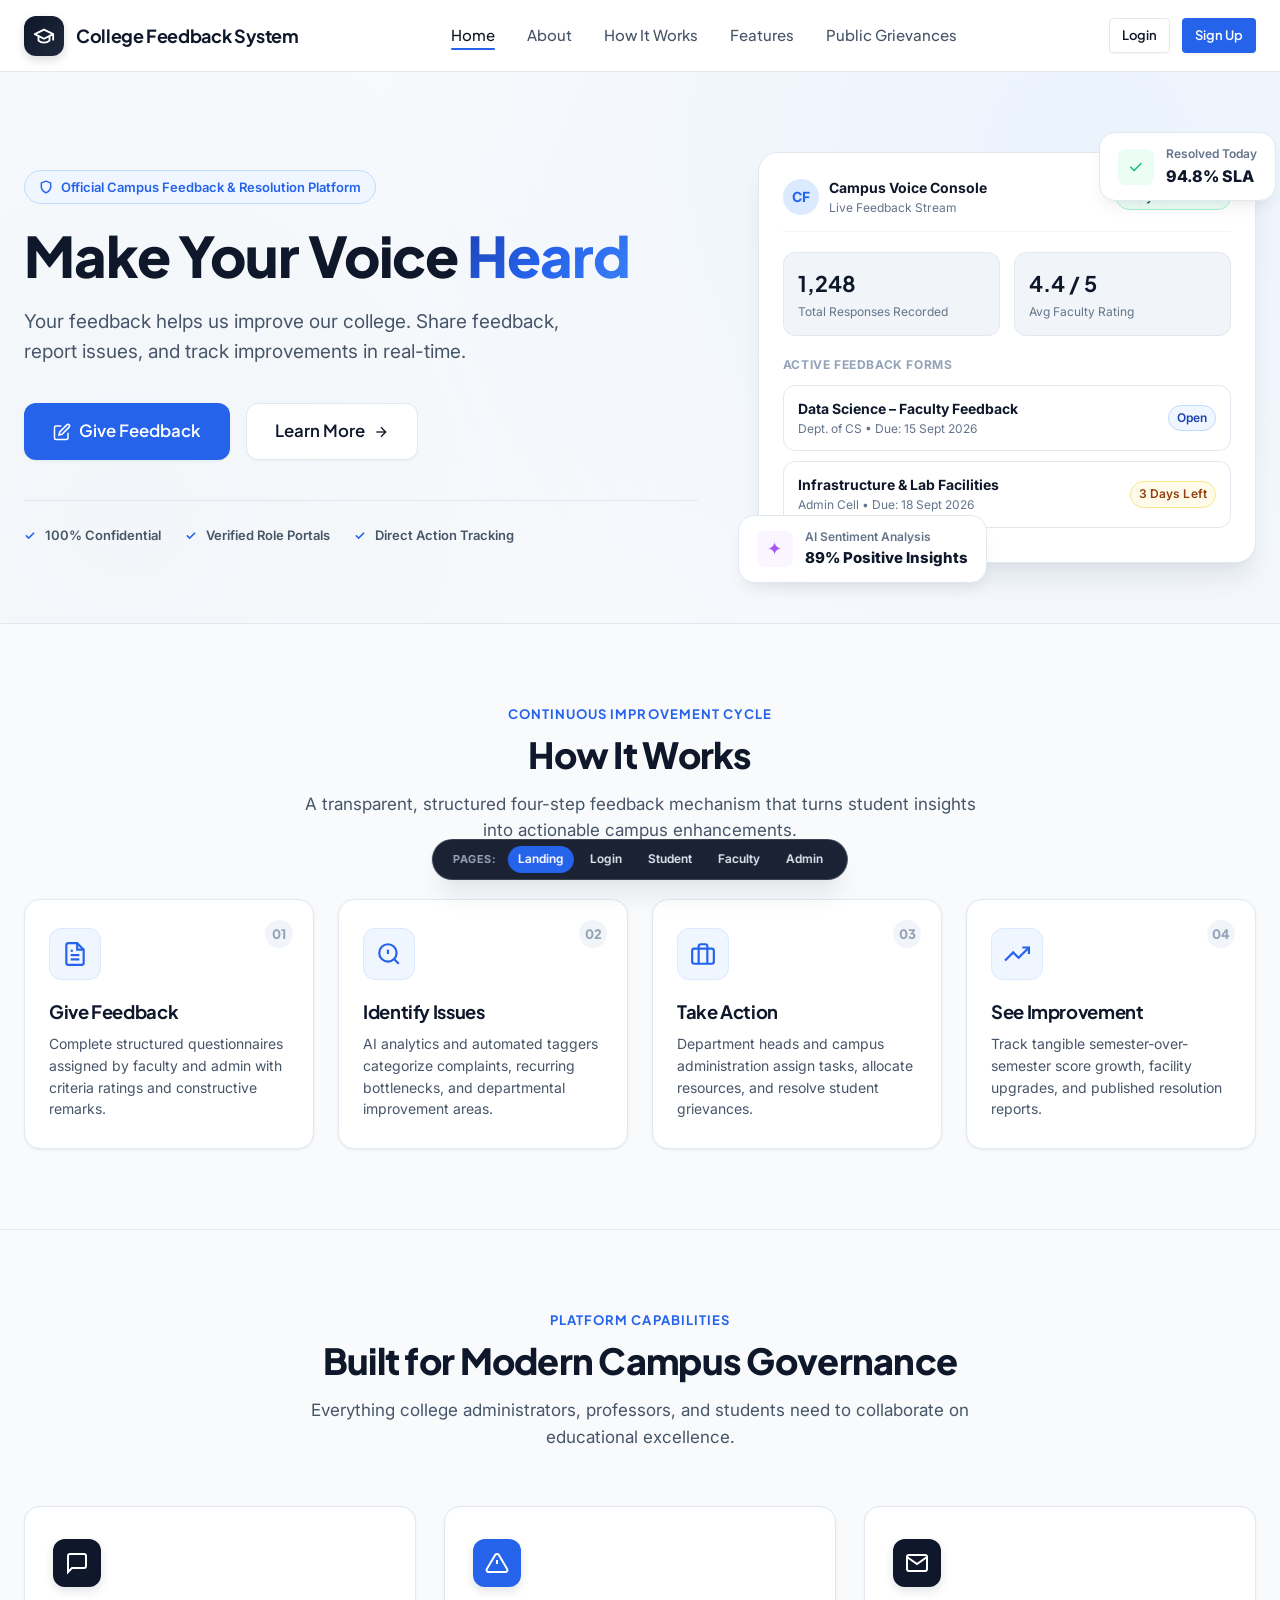
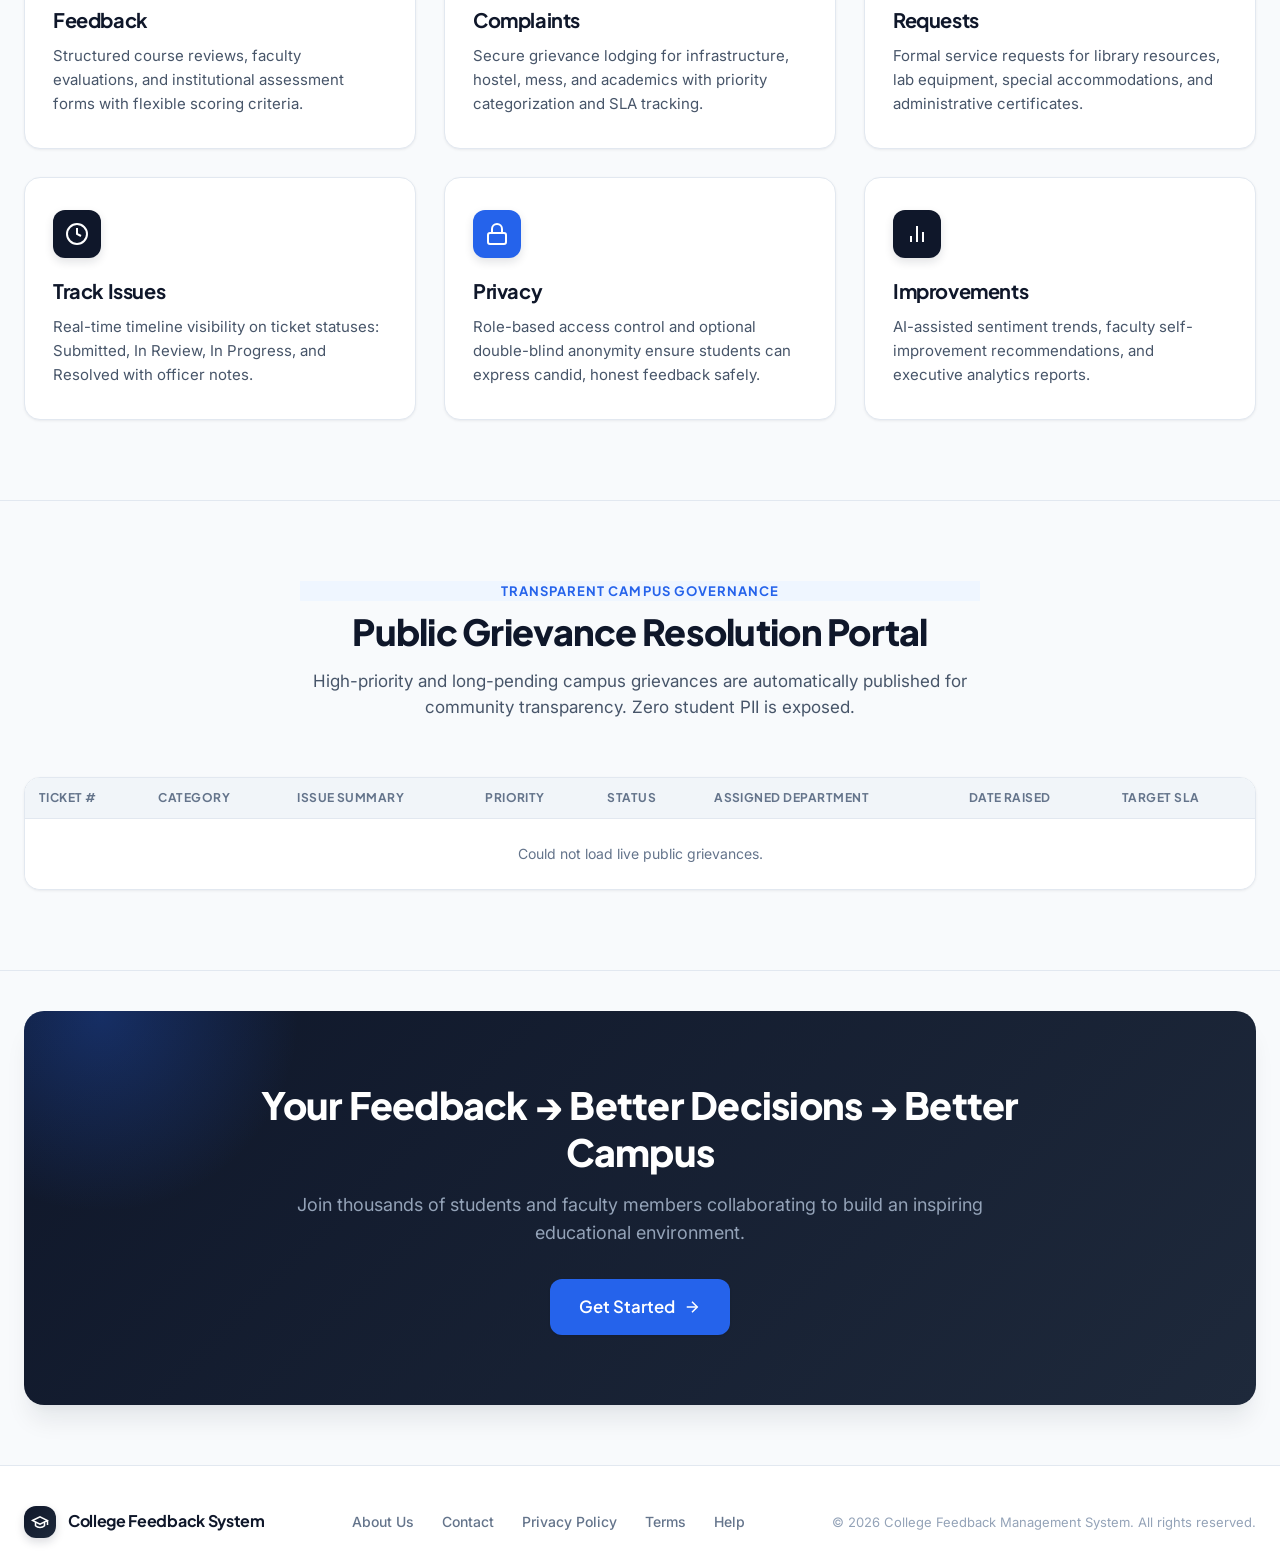
<file: index.html>
<!DOCTYPE html>
<html lang="en">
<head>
  <meta charset="UTF-8">
  <meta name="viewport" content="width=device-width, initial-scale=1.0">
  <title>College Feedback Management System — Make Your Voice Heard</title>
  <link rel="stylesheet" href="css/styles.css">
  <link rel="preconnect" href="https://fonts.googleapis.com">
  <link rel="preconnect" href="https://fonts.gstatic.com" crossorigin>
</head>
<body>

  <!-- ==========================================================================
       1. TOP NAVBAR
       ========================================================================== -->
  <header class="site-navbar">
    <div class="container navbar-inner">
      <a href="index.html" class="brand-logo">
        <div class="brand-icon-box">
          <!-- Graduation Cap Icon -->
          <svg width="22" height="22" viewBox="0 0 24 24" fill="none" stroke="currentColor" stroke-width="2" stroke-linecap="round" stroke-linejoin="round">
            <path d="M22 10v6M2 10l10-5 10 5-10 5z"></path>
            <path d="M6 12v5c3 3 9 3 12 0v-5"></path>
          </svg>
        </div>
        <span>College Feedback System</span>
      </a>

      <nav>
        <ul class="nav-links">
          <li><a href="#hero" class="nav-link active">Home</a></li>
          <li><a href="#about" class="nav-link">About</a></li>
          <li><a href="#how-it-works" class="nav-link">How It Works</a></li>
          <li><a href="#features" class="nav-link">Features</a></li>
          <li><a href="#public-issues" class="nav-link">Public Grievances</a></li>
        </ul>
      </nav>

      <div class="nav-actions">
        <a href="login.html" class="btn btn-secondary btn-sm">Login</a>
        <a href="login.html" class="btn btn-accent btn-sm">Sign Up</a>
      </div>
    </div>
  </header>

  <!-- ==========================================================================
       2. HERO SECTION
       ========================================================================== -->
  <section class="hero-section" id="hero">
    <div class="container">
      <div class="hero-grid">
        <!-- Hero Left Content -->
        <div class="hero-content">
          <div class="hero-pill">
            <svg width="14" height="14" viewBox="0 0 24 24" fill="none" stroke="currentColor" stroke-width="2.5">
              <path d="M12 22s8-4 8-10V5l-8-3-8 3v7c0 6 8 10 8 10z"></path>
            </svg>
            Official Campus Feedback & Resolution Platform
          </div>

          <h1 class="hero-title">
            Make Your Voice <span>Heard</span>
          </h1>

          <p class="hero-subtitle">
            Your feedback helps us improve our college. Share feedback, report issues, and track improvements in real-time.
          </p>

          <div class="hero-ctas">
            <a href="login.html" class="btn btn-accent btn-lg">
              <svg width="18" height="18" viewBox="0 0 24 24" fill="none" stroke="currentColor" stroke-width="2">
                <path d="M11 4H4a2 2 0 0 0-2 2v14a2 2 0 0 0 2 2h14a2 2 0 0 0 2-2v-7"></path>
                <path d="M18.5 2.5a2.121 2.121 0 0 1 3 3L12 15l-4 1 1-4 9.5-9.5z"></path>
              </svg>
              Give Feedback
            </a>
            <a href="#how-it-works" class="btn btn-secondary btn-lg">
              Learn More
              <svg width="16" height="16" viewBox="0 0 24 24" fill="none" stroke="currentColor" stroke-width="2">
                <line x1="5" y1="12" x2="19" y2="12"></line>
                <polyline points="12 5 19 12 12 19"></polyline>
              </svg>
            </a>
          </div>

          <div class="hero-trust-bar">
            <div class="trust-item">
              <span class="trust-icon">✓</span>
              <span>100% Confidential</span>
            </div>
            <div class="trust-item">
              <span class="trust-icon">✓</span>
              <span>Verified Role Portals</span>
            </div>
            <div class="trust-item">
              <span class="trust-icon">✓</span>
              <span>Direct Action Tracking</span>
            </div>
          </div>
        </div>

        <!-- Hero Right High-Fidelity UI Illustration -->
        <div class="hero-mockup-wrap">
          <!-- Floating Accent: Realtime Metric -->
          <div class="floating-accent-card top-right">
            <div style="width:36px; height:36px; border-radius:8px; background:var(--status-green-bg); color:var(--status-green-dot); display:flex; align-items:center; justify-content:center; font-size:1.1rem;">
              ✓
            </div>
            <div>
              <div style="font-size:0.75rem; color:var(--text-muted); font-weight:600;">Resolved Today</div>
              <div style="font-size:1rem; font-weight:800; color:var(--navy-900);">94.8% SLA</div>
            </div>
          </div>

          <!-- Hero Main SaaS Preview Card -->
          <div class="hero-card-preview">
            <div class="preview-top-bar">
              <div class="preview-user-info">
                <div class="preview-avatar">CF</div>
                <div>
                  <div style="font-size:0.875rem; font-weight:700; color:var(--navy-900);">Campus Voice Console</div>
                  <div style="font-size:0.75rem; color:var(--text-muted);">Live Feedback Stream</div>
                </div>
              </div>
              <span class="badge badge-green">
                <span class="badge-dot"></span> System Online
              </span>
            </div>

            <!-- Mini Metrics Grid -->
            <div class="preview-metric-grid">
              <div class="preview-mini-card">
                <div class="metric-val">1,248</div>
                <div class="metric-lbl">Total Responses Recorded</div>
              </div>
              <div class="preview-mini-card">
                <div class="metric-val">4.4 / 5</div>
                <div class="metric-lbl">Avg Faculty Rating</div>
              </div>
            </div>

            <!-- Live Feed Snippets -->
            <div style="font-size:0.75rem; font-weight:700; text-transform:uppercase; color:var(--text-light); letter-spacing:0.05em; margin-bottom:10px;">
              Active Feedback Forms
            </div>

            <div class="preview-feed-item">
              <div>
                <div style="font-size:0.875rem; font-weight:700; color:var(--navy-900);">Data Science – Faculty Feedback</div>
                <div style="font-size:0.75rem; color:var(--text-muted);">Dept. of CS • Due: 15 Sept 2026</div>
              </div>
              <span class="badge badge-blue">Open</span>
            </div>

            <div class="preview-feed-item">
              <div>
                <div style="font-size:0.875rem; font-weight:700; color:var(--navy-900);">Infrastructure & Lab Facilities</div>
                <div style="font-size:0.75rem; color:var(--text-muted);">Admin Cell • Due: 18 Sept 2026</div>
              </div>
              <span class="badge badge-yellow">3 Days Left</span>
            </div>
          </div>

          <!-- Floating Accent: AI Analytics -->
          <div class="floating-accent-card bottom-left">
            <div style="width:36px; height:36px; border-radius:8px; background:var(--status-purple-bg); color:var(--status-purple-dot); display:flex; align-items:center; justify-content:center; font-size:1.1rem;">
              ✦
            </div>
            <div>
              <div style="font-size:0.75rem; color:var(--text-muted); font-weight:600;">AI Sentiment Analysis</div>
              <div style="font-size:0.9375rem; font-weight:800; color:var(--navy-900);">89% Positive Insights</div>
            </div>
          </div>
        </div>
      </div>
    </div>
  </section>

  <!-- ==========================================================================
       3. HOW IT WORKS SECTION (4 Horizontal Cards)
       ========================================================================== -->
  <section class="section-wrapper bg-light" id="how-it-works">
    <div class="container">
      <div class="section-header">
        <span class="section-tag">Continuous Improvement Cycle</span>
        <h2 class="section-title">How It Works</h2>
        <p class="section-subtitle">A transparent, structured four-step feedback mechanism that turns student insights into actionable campus enhancements.</p>
      </div>

      <div class="how-it-works-grid">
        <!-- Card 1: Give Feedback -->
        <div class="how-card">
          <span class="step-num-badge">01</span>
          <div class="how-icon-box">
            <svg width="26" height="26" viewBox="0 0 24 24" fill="none" stroke="currentColor" stroke-width="2">
              <path d="M14 2H6a2 2 0 0 0-2 2v16a2 2 0 0 0 2 2h12a2 2 0 0 0 2-2V8z"></path>
              <polyline points="14 2 14 8 20 8"></polyline>
              <line x1="16" y1="13" x2="8" y2="13"></line>
              <line x1="16" y1="17" x2="8" y2="17"></line>
              <polyline points="10 9 9 9 8 9"></polyline>
            </svg>
          </div>
          <h3>Give Feedback</h3>
          <p>Complete structured questionnaires assigned by faculty and admin with criteria ratings and constructive remarks.</p>
        </div>

        <!-- Card 2: Identify Issues -->
        <div class="how-card">
          <span class="step-num-badge">02</span>
          <div class="how-icon-box">
            <svg width="26" height="26" viewBox="0 0 24 24" fill="none" stroke="currentColor" stroke-width="2">
              <circle cx="11" cy="11" r="8"></circle>
              <line x1="21" y1="21" x2="16.65" y2="16.65"></line>
              <line x1="11" y1="8" x2="11" y2="12"></line>
              <line x1="11" y1="14" x2="11.01" y2="14"></line>
            </svg>
          </div>
          <h3>Identify Issues</h3>
          <p>AI analytics and automated taggers categorize complaints, recurring bottlenecks, and departmental improvement areas.</p>
        </div>

        <!-- Card 3: Take Action -->
        <div class="how-card">
          <span class="step-num-badge">03</span>
          <div class="how-icon-box">
            <svg width="26" height="26" viewBox="0 0 24 24" fill="none" stroke="currentColor" stroke-width="2">
              <rect x="2" y="7" width="20" height="14" rx="2" ry="2"></rect>
              <path d="M16 21V5a2 2 0 0 0-2-2h-4a2 2 0 0 0-2 2v16"></path>
            </svg>
          </div>
          <h3>Take Action</h3>
          <p>Department heads and campus administration assign tasks, allocate resources, and resolve student grievances.</p>
        </div>

        <!-- Card 4: See Improvement -->
        <div class="how-card">
          <span class="step-num-badge">04</span>
          <div class="how-icon-box">
            <svg width="26" height="26" viewBox="0 0 24 24" fill="none" stroke="currentColor" stroke-width="2">
              <polyline points="23 6 13.5 15.5 8.5 10.5 1 18"></polyline>
              <polyline points="17 6 23 6 23 12"></polyline>
            </svg>
          </div>
          <h3>See Improvement</h3>
          <p>Track tangible semester-over-semester score growth, facility upgrades, and published resolution reports.</p>
        </div>
      </div>
    </div>
  </section>

  <!-- ==========================================================================
       4. FEATURES SECTION (6 Feature Cards)
       ========================================================================== -->
  <section class="section-wrapper" id="features">
    <div class="container">
      <div class="section-header">
        <span class="section-tag">Platform Capabilities</span>
        <h2 class="section-title">Built for Modern Campus Governance</h2>
        <p class="section-subtitle">Everything college administrators, professors, and students need to collaborate on educational excellence.</p>
      </div>

      <div class="features-grid">
        <!-- Feature 1: Feedback -->
        <div class="feature-card">
          <div class="feature-icon-box">
            <svg width="24" height="24" viewBox="0 0 24 24" fill="none" stroke="currentColor" stroke-width="2">
              <path d="M21 15a2 2 0 0 1-2 2H7l-4 4V5a2 2 0 0 1 2-2h14a2 2 0 0 1 2 2z"></path>
            </svg>
          </div>
          <h3>Feedback</h3>
          <p>Structured course reviews, faculty evaluations, and institutional assessment forms with flexible scoring criteria.</p>
        </div>

        <!-- Feature 2: Complaints -->
        <div class="feature-card blue-accent">
          <div class="feature-icon-box">
            <svg width="24" height="24" viewBox="0 0 24 24" fill="none" stroke="currentColor" stroke-width="2">
              <path d="M10.29 3.86L1.82 18a2 2 0 0 0 1.71 3h16.94a2 2 0 0 0 1.71-3L13.71 3.86a2 2 0 0 0-3.42 0z"></path>
              <line x1="12" y1="9" x2="12" y2="13"></line>
              <line x1="12" y1="17" x2="12.01" y2="17"></line>
            </svg>
          </div>
          <h3>Complaints</h3>
          <p>Secure grievance lodging for infrastructure, hostel, mess, and academics with priority categorization and SLA tracking.</p>
        </div>

        <!-- Feature 3: Requests -->
        <div class="feature-card">
          <div class="feature-icon-box">
            <svg width="24" height="24" viewBox="0 0 24 24" fill="none" stroke="currentColor" stroke-width="2">
              <path d="M4 4h16c1.1 0 2 .9 2 2v12c0 1.1-.9 2-2 2H4c-1.1 0-2-.9-2-2V6c0-1.1.9-2 2-2z"></path>
              <polyline points="22,6 12,13 2,6"></polyline>
            </svg>
          </div>
          <h3>Requests</h3>
          <p>Formal service requests for library resources, lab equipment, special accommodations, and administrative certificates.</p>
        </div>

        <!-- Feature 4: Track Issues -->
        <div class="feature-card">
          <div class="feature-icon-box">
            <svg width="24" height="24" viewBox="0 0 24 24" fill="none" stroke="currentColor" stroke-width="2">
              <circle cx="12" cy="12" r="10"></circle>
              <polyline points="12 6 12 12 16 14"></polyline>
            </svg>
          </div>
          <h3>Track Issues</h3>
          <p>Real-time timeline visibility on ticket statuses: Submitted, In Review, In Progress, and Resolved with officer notes.</p>
        </div>

        <!-- Feature 5: Privacy -->
        <div class="feature-card blue-accent">
          <div class="feature-icon-box">
            <svg width="24" height="24" viewBox="0 0 24 24" fill="none" stroke="currentColor" stroke-width="2">
              <rect x="3" y="11" width="18" height="11" rx="2" ry="2"></rect>
              <path d="M7 11V7a5 5 0 0 1 10 0v4"></path>
            </svg>
          </div>
          <h3>Privacy</h3>
          <p>Role-based access control and optional double-blind anonymity ensure students can express candid, honest feedback safely.</p>
        </div>

        <!-- Feature 6: Improvements -->
        <div class="feature-card">
          <div class="feature-icon-box">
            <svg width="24" height="24" viewBox="0 0 24 24" fill="none" stroke="currentColor" stroke-width="2">
              <line x1="18" y1="20" x2="18" y2="10"></line>
              <line x1="12" y1="20" x2="12" y2="4"></line>
              <line x1="6" y1="20" x2="6" y2="14"></line>
            </svg>
          </div>
          <h3>Improvements</h3>
          <p>AI-assisted sentiment trends, faculty self-improvement recommendations, and executive analytics reports.</p>
        </div>
      </div>
    </div>
  </section>

  <!-- ==========================================================================
       4.5 PUBLIC COMPLAINT & GRIEVANCE RESOLUTION PORTAL (Zero-PII Safe Feed)
       ========================================================================== -->
  <section class="section-wrapper bg-light" id="public-issues">
    <div class="container">
      <div class="section-header">
        <span class="section-tag" style="background:var(--status-blue-bg); color:var(--blue-600);">Transparent Campus Governance</span>
        <h2 class="section-title">Public Grievance Resolution Portal</h2>
        <p class="section-subtitle">
          High-priority and long-pending campus grievances are automatically published for community transparency. Zero student PII is exposed.
        </p>
      </div>

      <div class="custom-table-container" style="background:#FFFFFF; border:1px solid var(--border-subtle); border-radius:var(--radius-lg); box-shadow:var(--shadow-sm); overflow-x:auto;">
        <table class="custom-table" id="publicComplaintsTable" style="margin-bottom:0;">
          <thead>
            <tr>
              <th>Ticket #</th>
              <th>Category</th>
              <th>Issue Summary</th>
              <th>Priority</th>
              <th>Status</th>
              <th>Assigned Department</th>
              <th>Date Raised</th>
              <th>Target SLA</th>
            </tr>
          </thead>
          <tbody id="publicComplaintsTableBody">
            <tr>
              <td colspan="8" style="text-align:center; padding:32px; color:var(--text-muted);">
                Loading public grievances...
              </td>
            </tr>
          </tbody>
        </table>
      </div>
    </div>
  </section>

  <!-- ==========================================================================
       5. BOTTOM CTA SECTION
       ========================================================================== -->
  <div class="container" id="about">
    <section class="bottom-cta-section">
      <div class="bottom-cta-content">
        <h2 class="bottom-cta-title">
          Your Feedback &rarr; Better Decisions &rarr; Better Campus
        </h2>
        <p class="bottom-cta-subtitle">
          Join thousands of students and faculty members collaborating to build an inspiring educational environment.
        </p>
        <a href="login.html" class="btn btn-accent btn-lg">
          Get Started
          <svg width="18" height="18" viewBox="0 0 24 24" fill="none" stroke="currentColor" stroke-width="2">
            <line x1="5" y1="12" x2="19" y2="12"></line>
            <polyline points="12 5 19 12 12 19"></polyline>
          </svg>
        </a>
      </div>
    </section>
  </div>

  <!-- ==========================================================================
       6. FOOTER
       ========================================================================== -->
  <footer class="site-footer">
    <div class="container footer-inner">
      <div class="brand-logo" style="font-size:1rem;">
        <div class="brand-icon-box" style="width:32px; height:32px;">
          <svg width="18" height="18" viewBox="0 0 24 24" fill="none" stroke="currentColor" stroke-width="2">
            <path d="M22 10v6M2 10l10-5 10 5-10 5z"></path>
            <path d="M6 12v5c3 3 9 3 12 0v-5"></path>
          </svg>
        </div>
        <span>College Feedback System</span>
      </div>

      <ul class="footer-links">
        <li><a href="#about" class="footer-link">About Us</a></li>
        <li><a href="#" class="footer-link">Contact</a></li>
        <li><a href="#" class="footer-link">Privacy Policy</a></li>
        <li><a href="#" class="footer-link">Terms</a></li>
        <li><a href="#" class="footer-link">Help</a></li>
      </ul>

      <div class="footer-copy">
        &copy; 2026 College Feedback Management System. All rights reserved.
      </div>
    </div>
  </footer>

  <!-- ==========================================================================
       QUICK DEMO PAGE SWITCHER (Floating Preview Bar)
       ========================================================================== -->
  <div class="demo-switcher-hud">
    <span class="demo-switcher-label">Pages:</span>
    <a href="index.html" class="demo-switcher-btn active">Landing</a>
    <a href="login.html" class="demo-switcher-btn">Login</a>
    <a href="student-dashboard.html" class="demo-switcher-btn">Student</a>
    <a href="faculty-dashboard.html" class="demo-switcher-btn">Faculty</a>
    <a href="admin-dashboard.html" class="demo-switcher-btn">Admin</a>
  </div>

  <script src="js/api.js"></script>
  <script src="js/app.js"></script>
</body>
</html>
</file>
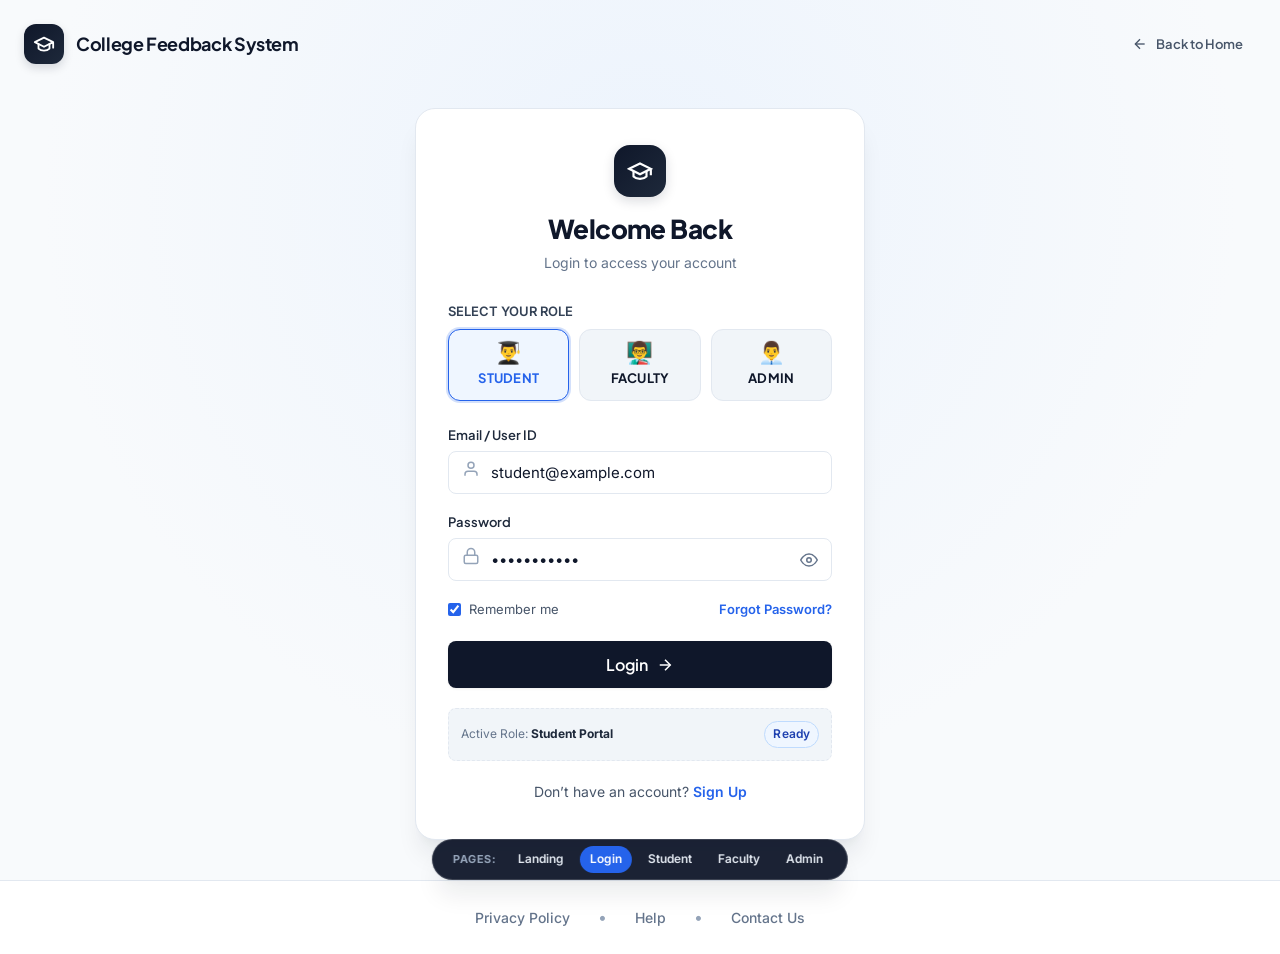
<file: faculty-dashboard.html>
<!DOCTYPE html>
<html lang="en">
<head>
  <meta charset="UTF-8">
  <meta name="viewport" content="width=device-width, initial-scale=1.0">
  <title>Faculty Dashboard — College Feedback Management System</title>
  <link rel="stylesheet" href="css/styles.css">
  <link rel="preconnect" href="https://fonts.googleapis.com">
  <link rel="preconnect" href="https://fonts.gstatic.com" crossorigin>
</head>
<body class="dashboard-layout">

  <!-- ==========================================================================
       LEFT SIDEBAR (Faculty Portal — No Complaints/Requests per spec)
       ========================================================================== -->
  <aside class="dashboard-sidebar">
    <!-- Brand Logo -->
    <div class="sidebar-brand">
      <div class="brand-icon-box" style="width:34px; height:34px;">
        <svg width="20" height="20" viewBox="0 0 24 24" fill="none" stroke="currentColor" stroke-width="2">
          <path d="M22 10v6M2 10l10-5 10 5-10 5z"></path>
          <path d="M6 12v5c3 3 9 3 12 0v-5"></path>
        </svg>
      </div>
      <div>
        <div style="font-family:var(--font-heading); font-weight:800; font-size:0.9375rem; color:var(--navy-900);">College Feedback</div>
        <div style="font-size:0.6875rem; color:var(--blue-600); font-weight:700;">FACULTY PORTAL</div>
      </div>
    </div>

    <!-- Navigation Items -->
    <div class="sidebar-nav-container">
      <span class="nav-section-label">Core Navigation</span>
      
      <!-- 1. Dashboard -->
      <a href="faculty-dashboard.html" class="sidebar-nav-item active">
        <svg width="18" height="18" viewBox="0 0 24 24" fill="none" stroke="currentColor" stroke-width="2">
          <path d="M3 9l9-7 9 7v11a2 2 0 0 1-2 2H5a2 2 0 0 1-2-2z"></path>
          <polyline points="9 22 9 12 15 12 15 22"></polyline>
        </svg>
        <span>Dashboard</span>
      </a>

      <!-- 2. Assigned Feedback -->
      <a href="#admin-assigned-feedback" class="sidebar-nav-item">
        <svg width="18" height="18" viewBox="0 0 24 24" fill="none" stroke="currentColor" stroke-width="2">
          <path d="M14 2H6a2 2 0 0 0-2 2v16a2 2 0 0 0 2 2h12a2 2 0 0 0 2-2V8z"></path>
          <polyline points="14 2 14 8 20 8"></polyline>
          <line x1="16" y1="13" x2="8" y2="13"></line>
          <line x1="16" y1="17" x2="8" y2="17"></line>
        </svg>
        <span>Assigned Feedback</span>
        <span class="nav-badge">2</span>
      </a>

      <!-- 3. My Ratings -->
      <a href="#performance-section" class="sidebar-nav-item">
        <svg width="18" height="18" viewBox="0 0 24 24" fill="none" stroke="currentColor" stroke-width="2">
          <polygon points="12 2 15.09 8.26 22 9.27 17 14.14 18.18 21.02 12 17.77 5.82 21.02 7 14.14 2 9.27 8.91 8.26 12 2"></polygon>
        </svg>
        <span>My Ratings</span>
        <span class="badge badge-green" style="margin-left:auto; font-size:0.6875rem;">4.4 ★</span>
      </a>

      <!-- 4. Insights -->
      <a href="#insights-section" class="sidebar-nav-item">
        <svg width="18" height="18" viewBox="0 0 24 24" fill="none" stroke="currentColor" stroke-width="2">
          <circle cx="12" cy="12" r="10"></circle>
          <line x1="12" y1="16" x2="12" y2="12"></line>
          <line x1="12" y1="8" x2="12.01" y2="8"></line>
        </svg>
        <span>Insights</span>
      </a>

      <!-- 5. Improvement Tips -->
      <a href="#tips-section" class="sidebar-nav-item">
        <svg width="18" height="18" viewBox="0 0 24 24" fill="none" stroke="currentColor" stroke-width="2">
          <path d="M9 18h6"></path>
          <path d="M10 22h4"></path>
          <path d="M12 2a7 7 0 0 0-7 7c0 2.38 1.19 4.47 3 5.74V17a1 1 0 0 0 1 1h6a1 1 0 0 0 1-1v-2.26c1.81-1.27 3-3.36 3-5.74a7 7 0 0 0-7-7z"></path>
        </svg>
        <span>Improvement Tips</span>
        <span class="badge badge-purple" style="margin-left:auto; font-size:0.6875rem;">AI</span>
      </a>

      <!-- 6. My Performance -->
      <a href="#performance-section" class="sidebar-nav-item">
        <svg width="18" height="18" viewBox="0 0 24 24" fill="none" stroke="currentColor" stroke-width="2">
          <line x1="18" y1="20" x2="18" y2="10"></line>
          <line x1="12" y1="20" x2="12" y2="4"></line>
          <line x1="6" y1="20" x2="6" y2="14"></line>
        </svg>
        <span>My Performance</span>
      </a>

      <span class="nav-section-label" style="margin-top:16px;">Preferences</span>

      <!-- 7. Notifications -->
      <a href="#" class="sidebar-nav-item" onclick="showToast('Notifications', 'No unread alerts. 82 students submitted feedback this week.', 'info'); return false;">
        <svg width="18" height="18" viewBox="0 0 24 24" fill="none" stroke="currentColor" stroke-width="2">
          <path d="M18 8A6 6 0 0 0 6 8c0 7-3 9-3 9h18s-3-2-3-9"></path>
          <path d="M13.73 21a2 2 0 0 1-3.46 0"></path>
        </svg>
        <span>Notifications</span>
        <span class="nav-badge">4</span>
      </a>

      <!-- 8. Profile -->
      <a href="#" class="sidebar-nav-item" onclick="showToast('Faculty Profile', 'Dr. Vikram Malhotra — Associate Professor, Dept of CS', 'info'); return false;">
        <svg width="18" height="18" viewBox="0 0 24 24" fill="none" stroke="currentColor" stroke-width="2">
          <path d="M20 21v-2a4 4 0 0 0-4-4H8a4 4 0 0 0-4 4v2"></path>
          <circle cx="12" cy="7" r="4"></circle>
        </svg>
        <span>Profile</span>
      </a>

      <!-- 9. Settings -->
      <a href="#" class="sidebar-nav-item" onclick="showToast('Settings', 'Evaluation metrics & notification frequency configured.', 'info'); return false;">
        <svg width="18" height="18" viewBox="0 0 24 24" fill="none" stroke="currentColor" stroke-width="2">
          <circle cx="12" cy="12" r="3"></circle>
          <path d="M19.4 15a1.65 1.65 0 0 0 .33 1.82l.06.06a2 2 0 0 1 0 2.83 2 2 0 0 1-2.83 0l-.06-.06a1.65 1.65 0 0 0-1.82-.33 1.65 1.65 0 0 0-1 1.51V21a2 2 0 0 1-2 2 2 2 0 0 1-2-2v-.09A1.65 1.65 0 0 0 9 19.4a1.65 1.65 0 0 0-1.82.33l-.06.06a2 2 0 0 1-2.83 0 2 2 0 0 1 0-2.83l.06-.06a1.65 1.65 0 0 0 .33-1.82 1.65 1.65 0 0 0-1.51-1H3a2 2 0 0 1-2-2 2 2 0 0 1 2-2h.09A1.65 1.65 0 0 0 4.6 9a1.65 1.65 0 0 0-.33-1.82l-.06-.06a2 2 0 0 1 0-2.83 2 2 0 0 1 2.83 0l.06.06a1.65 1.65 0 0 0 1.82.33H9a1.65 1.65 0 0 0 1-1.51V3a2 2 0 0 1 2-2 2 2 0 0 1 2 2v.09a1.65 1.65 0 0 0 1 1.51 1.65 1.65 0 0 0 1.82-.33l.06-.06a2 2 0 0 1 2.83 0 2 2 0 0 1 0 2.83l-.06.06a1.65 1.65 0 0 0-.33 1.82V9a1.65 1.65 0 0 0 1.51 1H21a2 2 0 0 1 2 2 2 2 0 0 1-2 2h-.09a1.65 1.65 0 0 0-1.51 1z"></path>
        </svg>
        <span>Settings</span>
      </a>

      <!-- 10. Logout -->
      <a href="login.html" class="sidebar-nav-item" onclick="authAPI.logout(); return false;" style="color:var(--status-red-text); margin-top:auto;">
        <svg width="18" height="18" viewBox="0 0 24 24" fill="none" stroke="currentColor" stroke-width="2">
          <path d="M9 21H5a2 2 0 0 1-2-2V5a2 2 0 0 1 2-2h4"></path>
          <polyline points="16 17 21 12 16 7"></polyline>
          <line x1="21" y1="12" x2="9" y2="12"></line>
        </svg>
        <span>Logout</span>
      </a>
    </div>

    <!-- Faculty User Footer -->
    <div class="sidebar-user-footer">
      <div class="sidebar-user-info">
        <div class="user-avatar-circle" style="background:linear-gradient(135deg, #1E40AF 0%, #3B82F6 100%);">VM</div>
        <div class="user-text-meta">
          <div class="user-display-name">Dr. Vikram Malhotra</div>
          <div class="user-role-sub">Associate Professor (CS)</div>
        </div>
      </div>
    </div>
  </aside>

  <!-- ==========================================================================
       MAIN DASHBOARD CONTENT
       ========================================================================== -->
  <div class="dashboard-main">
    <!-- Topbar -->
    <header class="dashboard-topbar">
      <div style="display:flex; align-items:center; gap:12px;">
        <div class="topbar-search-box">
          <svg width="16" height="16" viewBox="0 0 24 24" fill="none" stroke="currentColor" stroke-width="2" style="color:var(--text-light);">
            <circle cx="11" cy="11" r="8"></circle>
            <line x1="21" y1="21" x2="16.65" y2="16.65"></line>
          </svg>
          <input type="text" placeholder="Search teaching reviews, ratings, batches...">
        </div>
      </div>

      <div class="topbar-actions">
        <span class="badge badge-green">
          <span class="badge-dot"></span> Academic Year 2026–27
        </span>
        <button class="btn btn-secondary btn-sm" onclick="showToast('Export Analytics', 'Teaching evaluation summary exported as PDF.', 'success')">
          <svg width="14" height="14" viewBox="0 0 24 24" fill="none" stroke="currentColor" stroke-width="2">
            <path d="M21 15v4a2 2 0 0 1-2 2H5a2 2 0 0 1-2-2v-4"></path>
            <polyline points="7 10 12 15 17 10"></polyline>
            <line x1="12" y1="15" x2="12" y2="3"></line>
          </svg>
          Export Summary
        </button>

        <!-- Notification Bell -->
        <button class="btn btn-ghost btn-icon" style="position:relative;" onclick="openNotificationsModal()" aria-label="Notifications">
          <svg width="20" height="20" viewBox="0 0 24 24" fill="none" stroke="currentColor" stroke-width="2">
            <path d="M18 8A6 6 0 0 0 6 8c0 7-3 9-3 9h18s-3-2-3-9"></path>
            <path d="M13.73 21a2 2 0 0 1-3.46 0"></path>
          </svg>
          <span id="topbarUnreadDot" style="display:none; position:absolute; top:6px; right:6px; width:8px; height:8px; background:var(--status-red-dot); border-radius:50%; border:2px solid #FFFFFF;"></span>
        </button>
      </div>
    </header>

    <!-- Dashboard Content Body -->
    <main class="dashboard-body">
      <!-- Welcome Header -->
      <div class="welcome-header">
        <div>
          <h1>Welcome, Faculty!</h1>
          <p>Manage your feedback, ratings and teaching insights.</p>
        </div>
        <div style="display:flex; gap:10px;">
          <span class="badge badge-blue">Department of Computer Science</span>
        </div>
      </div>

      <!-- Summary Cards Grid (4 Cards) -->
      <div class="summary-cards-grid">
        <!-- 1. Assigned Feedback -->
        <div class="summary-card">
          <div class="summary-card-info">
            <h4>Assigned Feedback</h4>
            <div class="summary-value">2 Pending</div>
            <div class="summary-meta" style="color:var(--blue-600);">
              <span>Admin survey due soon</span>
            </div>
          </div>
          <div class="summary-icon-box summary-icon-blue">
            <svg width="22" height="22" viewBox="0 0 24 24" fill="none" stroke="currentColor" stroke-width="2">
              <path d="M14 2H6a2 2 0 0 0-2 2v16a2 2 0 0 0 2 2h12a2 2 0 0 0 2-2V8z"></path>
              <polyline points="14 2 14 8 20 8"></polyline>
              <line x1="16" y1="13" x2="8" y2="13"></line>
              <line x1="16" y1="17" x2="8" y2="17"></line>
            </svg>
          </div>
        </div>

        <!-- 2. My Ratings -->
        <div class="summary-card">
          <div class="summary-card-info">
            <h4>My Ratings</h4>
            <div class="summary-value">4.4 / 5</div>
            <div class="summary-meta" style="color:var(--status-green-text);">
              <span>▲ +0.3 vs Last Semester</span>
            </div>
          </div>
          <div class="summary-icon-box summary-icon-green">
            <svg width="22" height="22" viewBox="0 0 24 24" fill="none" stroke="currentColor" stroke-width="2">
              <polygon points="12 2 15.09 8.26 22 9.27 17 14.14 18.18 21.02 12 17.77 5.82 21.02 7 14.14 2 9.27 8.91 8.26 12 2"></polygon>
            </svg>
          </div>
        </div>

        <!-- 3. Insights -->
        <div class="summary-card" style="cursor:pointer;" onclick="showToast('Insights Deep Dive', 'Highest rating: Subject Mastery (4.8/5). Recommended: Pacing in proofs.', 'info')">
          <div class="summary-card-info">
            <h4>Insights</h4>
            <div class="summary-value" style="font-size:1.3rem;">View Trends</div>
            <div class="summary-meta" style="color:var(--blue-600);">
              <span>82% Student Response Rate</span>
            </div>
          </div>
          <div class="summary-icon-box summary-icon-purple">
            <svg width="22" height="22" viewBox="0 0 24 24" fill="none" stroke="currentColor" stroke-width="2">
              <circle cx="12" cy="12" r="10"></circle>
              <line x1="12" y1="16" x2="12" y2="12"></line>
              <line x1="12" y1="8" x2="12.01" y2="8"></line>
            </svg>
          </div>
        </div>

        <!-- 4. My Performance -->
        <div class="summary-card" style="cursor:pointer;" onclick="showToast('Performance Scorecard', 'You rank in the top 5% of Faculty across CS Department.', 'success')">
          <div class="summary-card-info">
            <h4>My Performance</h4>
            <div class="summary-value" style="font-size:1.3rem;">View Progress</div>
            <div class="summary-meta" style="color:var(--status-green-text);">
              <span>96% Syllabus Milestones Met</span>
            </div>
          </div>
          <div class="summary-icon-box summary-icon-yellow">
            <svg width="22" height="22" viewBox="0 0 24 24" fill="none" stroke="currentColor" stroke-width="2">
              <line x1="18" y1="20" x2="18" y2="10"></line>
              <line x1="12" y1="20" x2="12" y2="4"></line>
              <line x1="6" y1="20" x2="6" y2="14"></line>
            </svg>
          </div>
        </div>
      </div>

      <!-- 2-Column Grid: Admin Assigned Feedback + Recent Performance -->
      <div class="dashboard-grid-2col">
        <!-- Main Section 1: Feedback Assigned by Admin -->
        <section class="dashboard-section" id="admin-assigned-feedback" style="margin-bottom:0;">
          <div class="section-title-bar">
            <h3>
              <svg width="20" height="20" viewBox="0 0 24 24" fill="none" stroke="currentColor" stroke-width="2" style="color:var(--blue-600);">
                <path d="M14 2H6a2 2 0 0 0-2 2v16a2 2 0 0 0 2 2h12a2 2 0 0 0 2-2V8z"></path>
                <polyline points="14 2 14 8 20 8"></polyline>
              </svg>
              Feedback Assigned by Admin
            </h3>
            <span class="badge badge-yellow">2 Actionable</span>
          </div>

          <div class="feedback-cards-stack">
            <!-- Card 1: Faculty Development Feedback -->
            <div class="feedback-item-card">
              <div class="feedback-item-main">
                <div class="feedback-item-title">Faculty Development Feedback</div>
                <div class="feedback-meta-row">
                  <span class="meta-pill">
                    <svg width="14" height="14" viewBox="0 0 24 24" fill="none" stroke="currentColor" stroke-width="2"><path d="M12 22s8-4 8-10V5l-8-3-8 3v7c0 6 8 10 8 10z"></path></svg>
                    Assigned by: <strong>Admin (Dean Academic Affairs)</strong>
                  </span>
                  <span>•</span>
                  <span class="meta-pill" style="color:var(--status-yellow-text); font-weight:600;">
                    Deadline: 15 Sept 2026
                  </span>
                </div>
              </div>
              <button class="btn btn-accent btn-sm" onclick="openFacultyRespondModal('Faculty Development Feedback', 'Dean Academic Affairs')">
                Respond
                <svg width="14" height="14" viewBox="0 0 24 24" fill="none" stroke="currentColor" stroke-width="2"><line x1="5" y1="12" x2="19" y2="12"></line><polyline points="12 5 19 12 12 19"></polyline></svg>
              </button>
            </div>

            <!-- Card 2: Teaching & Academic Feedback -->
            <div class="feedback-item-card">
              <div class="feedback-item-main">
                <div class="feedback-item-title">Teaching & Academic Feedback</div>
                <div class="feedback-meta-row">
                  <span class="meta-pill">
                    <svg width="14" height="14" viewBox="0 0 24 24" fill="none" stroke="currentColor" stroke-width="2"><path d="M12 22s8-4 8-10V5l-8-3-8 3v7c0 6 8 10 8 10z"></path></svg>
                    Assigned by: <strong>Admin (Quality Assurance Cell)</strong>
                  </span>
                  <span>•</span>
                  <span class="meta-pill">
                    Deadline: 20 Sept 2026
                  </span>
                </div>
              </div>
              <button class="btn btn-accent btn-sm" onclick="openFacultyRespondModal('Teaching & Academic Feedback', 'Quality Assurance Cell')">
                Respond
                <svg width="14" height="14" viewBox="0 0 24 24" fill="none" stroke="currentColor" stroke-width="2"><line x1="5" y1="12" x2="19" y2="12"></line><polyline points="12 5 19 12 12 19"></polyline></svg>
              </button>
            </div>
          </div>
        </section>

        <!-- Section 2: Recent Performance Scorecard -->
        <section class="dashboard-section" id="performance-section" style="margin-bottom:0;">
          <div class="section-title-bar">
            <h3>
              <svg width="20" height="20" viewBox="0 0 24 24" fill="none" stroke="currentColor" stroke-width="2" style="color:var(--navy-900);">
                <polygon points="12 2 15.09 8.26 22 9.27 17 14.14 18.18 21.02 12 17.77 5.82 21.02 7 14.14 2 9.27 8.91 8.26 12 2"></polygon>
              </svg>
              Recent Performance
            </h3>
            <button class="btn btn-ghost btn-sm" onclick="showToast('Performance Details', 'Detailed breakdown across CS301 and CS402.', 'info')">
              View Performance
            </button>
          </div>

          <!-- Hero Rating Box -->
          <div class="faculty-rating-hero">
            <div class="rating-score-box">
              <div class="rating-big-num">4.4</div>
              <div class="rating-stars">★★★★☆</div>
              <div style="font-size:0.6875rem; color:var(--text-muted); font-weight:600; margin-top:2px;">Overall Rating</div>
            </div>
            <div style="flex:1; display:flex; flex-direction:column; gap:8px;">
              <div style="display:flex; justify-content:space-between; font-size:0.8125rem;">
                <span style="color:var(--text-secondary);">Student Response Rate:</span>
                <strong style="color:var(--navy-900);">82%</strong>
              </div>
              <div class="progress-track" style="height:6px;">
                <div class="progress-fill" style="width:82%;"></div>
              </div>
              <div style="display:flex; justify-content:space-between; font-size:0.8125rem; margin-top:4px;">
                <span style="color:var(--text-secondary);">Previous Semester:</span>
                <strong style="color:var(--navy-900);">⭐ 4.1 / 5</strong>
              </div>
            </div>
          </div>

          <!-- Category Progress Sub-meters -->
          <div class="progress-list">
            <div class="progress-item-bar">
              <div class="progress-item-label">
                <span>Subject Knowledge</span>
                <span style="color:var(--blue-600); font-weight:700;">4.8 / 5</span>
              </div>
              <div class="progress-track">
                <div class="progress-fill" style="width: 96%;"></div>
              </div>
            </div>

            <div class="progress-item-bar">
              <div class="progress-item-label">
                <span>Clarity of Explanation</span>
                <span style="color:var(--blue-600); font-weight:700;">4.5 / 5</span>
              </div>
              <div class="progress-track">
                <div class="progress-fill" style="width: 90%;"></div>
              </div>
            </div>

            <div class="progress-item-bar">
              <div class="progress-item-label">
                <span>Doubt Resolution & Support</span>
                <span style="color:var(--blue-600); font-weight:700;">4.2 / 5</span>
              </div>
              <div class="progress-track">
                <div class="progress-fill" style="width: 84%;"></div>
              </div>
            </div>
          </div>
        </section>
      </div>

      <!-- Section 3: AI Improvement Tips & Sentiment -->
      <section class="dashboard-section" id="tips-section" style="margin-top:24px;">
        <div class="section-title-bar">
          <h3>
            <svg width="20" height="20" viewBox="0 0 24 24" fill="none" stroke="currentColor" stroke-width="2" style="color:var(--status-purple-dot);">
              <path d="M9 18h6"></path>
              <path d="M10 22h4"></path>
              <path d="M12 2a7 7 0 0 0-7 7c0 2.38 1.19 4.47 3 5.74V17a1 1 0 0 0 1 1h6a1 1 0 0 0 1-1v-2.26c1.81-1.27 3-3.36 3-5.74a7 7 0 0 0-7-7z"></path>
            </svg>
            AI Improvement Tips & Teaching Insights
          </h3>
          <span class="badge badge-purple">Continuous Teaching Optimization</span>
        </div>

        <div style="display:grid; grid-template-columns:1fr 1fr; gap:18px;">
          <!-- Tip 1 -->
          <div style="background:var(--bg-subtle); border:1px solid var(--border-subtle); border-radius:var(--radius-md); padding:16px 20px;">
            <div style="display:flex; align-items:center; gap:8px; margin-bottom:8px;">
              <span class="badge badge-blue">Teaching Pace</span>
              <strong style="font-size:0.9375rem; color:var(--navy-900);">Algorithms Module Pacing</strong>
            </div>
            <p style="font-size:0.875rem; color:var(--text-secondary); line-height:1.5;">
              Several students noted that Dynamic Programming proofs felt slightly accelerated. Incorporating 5–10 minutes for step-by-step whiteboard walkthroughs would improve comprehension.
            </p>
          </div>

          <!-- Tip 2 -->
          <div style="background:var(--bg-subtle); border:1px solid var(--border-subtle); border-radius:var(--radius-md); padding:16px 20px;">
            <div style="display:flex; align-items:center; gap:8px; margin-bottom:8px;">
              <span class="badge badge-green">Positive Feedback</span>
              <strong style="font-size:0.9375rem; color:var(--navy-900);">Lab Project Assistance</strong>
            </div>
            <p style="font-size:0.875rem; color:var(--text-secondary); line-height:1.5;">
              Students highly appreciated the real-world dataset samples provided during Lab 4. Maintaining open GitHub repositories for demo code was recognized as a major strength.
            </p>
          </div>
        </div>
      </section>
    </main>
  </div>

  <!-- ==========================================================================
       MODAL: RESPOND TO ADMIN FEEDBACK (Faculty Dynamic Form)
       ========================================================================== -->
  <div class="modal-overlay" id="facultyRespondModal">
    <div class="modal-box">
      <div class="modal-header">
        <div>
          <h3 id="facModalFormTitle">Respond to Admin Feedback</h3>
          <div style="font-size:0.75rem; color:var(--text-muted);" id="facModalFormMeta">Assigned by Admin</div>
        </div>
        <button class="btn btn-ghost btn-icon" data-close-modal aria-label="Close">✕</button>
      </div>

      <div class="modal-body" id="facModalBody">
        <div class="form-group">
          <label class="form-label">1. Departmental & Academic Alignment Self-Evaluation</label>
          <select class="form-control">
            <option>Exceeds Expectations — Curriculum targets achieved ahead of schedule</option>
            <option>Meets Expectations — Consistent progress across all assigned batches</option>
            <option>Needs Additional Lab Resources & Support</option>
          </select>
        </div>

        <div class="form-group">
          <label class="form-label">2. Faculty Development & Research Goals</label>
          <textarea class="form-control" rows="3" placeholder="Outline upcoming journal publications, workshop participation, or curriculum upgrades..."></textarea>
        </div>

        <div class="form-group" style="margin-bottom:0;">
          <label class="form-label">3. Institutional Infrastructure / Academic Requests</label>
          <input type="text" class="form-control" placeholder="e.g. Additional GPU workstation access for CS lab">
        </div>
      </div>

      <div class="modal-footer">
        <button type="button" class="btn btn-secondary" data-close-modal>Cancel</button>
        <button type="button" class="btn btn-accent" onclick="submitFacultyFeedbackResponse()">
          Submit Evaluation
        </button>
      </div>
    </div>
  </div>

  <!-- ==========================================================================
       MODAL 2: NOTIFICATIONS MANAGEMENT DRAWER (Faculty)
       ========================================================================== -->
  <div class="modal-overlay" id="notificationsModal">
    <div class="modal-box" style="max-width: 560px;">
      <div class="modal-header">
        <div>
          <h3>🔔 Notifications</h3>
          <div style="font-size:0.75rem; color:var(--text-muted);" id="notificationsModalSubtitle">Evaluation campaigns &amp; department announcements</div>
        </div>
        <div style="display:flex; align-items:center; gap:8px;">
          <button type="button" class="btn btn-secondary btn-sm" onclick="markAllNotificationsAsRead()" style="font-size:0.75rem;">
            Mark All Read
          </button>
          <button class="btn btn-ghost btn-icon" data-close-modal aria-label="Close">✕</button>
        </div>
      </div>

      <div class="modal-body">
        <div id="notificationsListContainer" style="max-height:60vh; overflow-y:auto; display:flex; flex-direction:column; gap:10px;">
          <div style="text-align:center; padding:24px; color:var(--text-muted);">
            Loading notifications...
          </div>
        </div>
      </div>

      <div class="modal-footer">
        <button type="button" class="btn btn-secondary" data-close-modal>Close</button>
      </div>
    </div>
  </div>

  <!-- Floating Demo HUD -->
  <div class="demo-switcher-hud">
    <span class="demo-switcher-label">Pages:</span>
    <a href="index.html" class="demo-switcher-btn">Landing</a>
    <a href="login.html" class="demo-switcher-btn">Login</a>
    <a href="student-dashboard.html" class="demo-switcher-btn">Student</a>
    <a href="faculty-dashboard.html" class="demo-switcher-btn active">Faculty</a>
    <a href="admin-dashboard.html" class="demo-switcher-btn">Admin</a>
  </div>

  <script src="js/api.js"></script>
  <script src="js/app.js"></script>
</body>
</html>
</file>
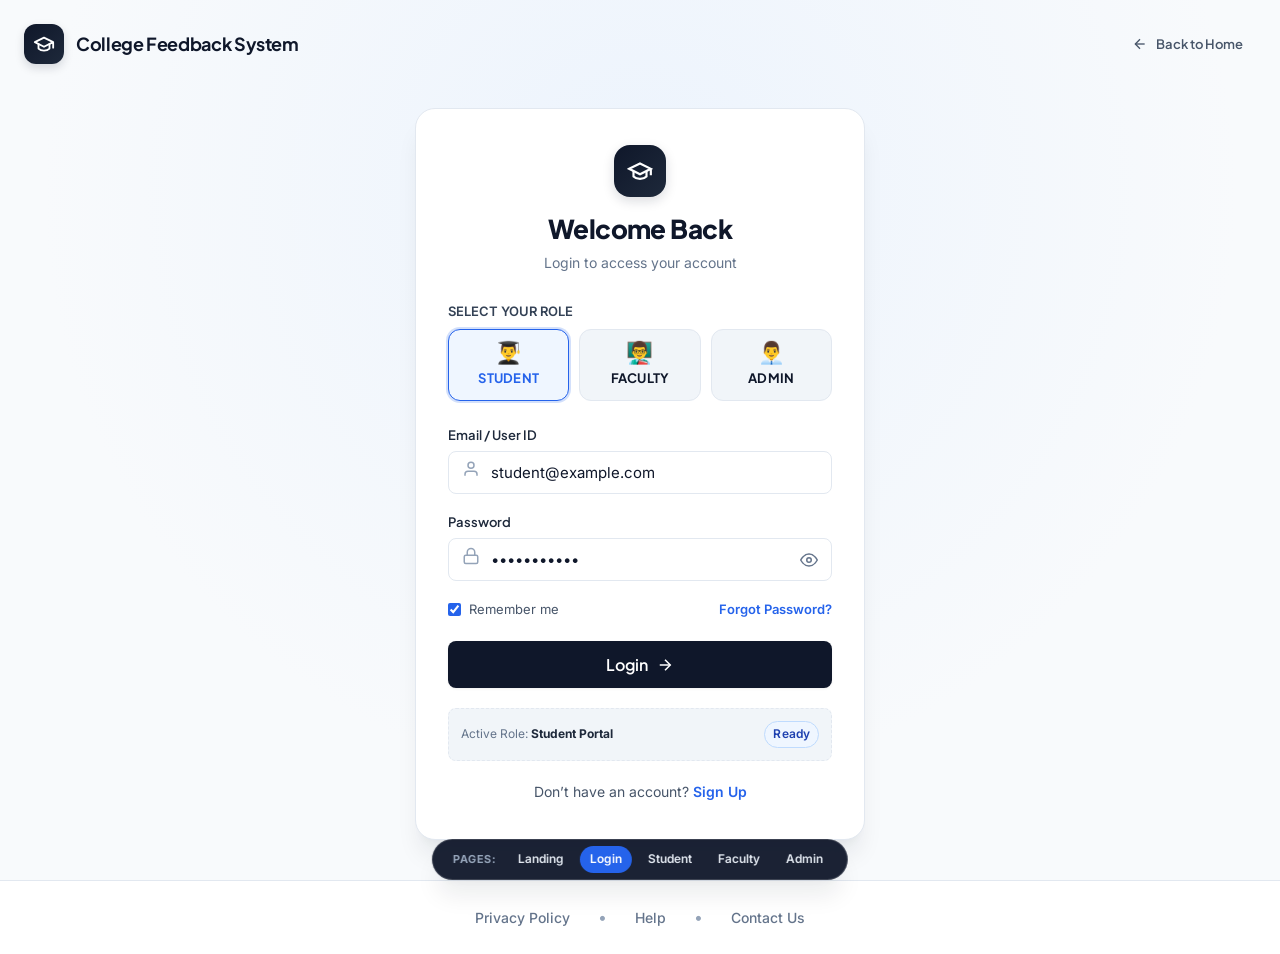
<file: login.html>
<!DOCTYPE html>
<html lang="en">
<head>
  <meta charset="UTF-8">
  <meta name="viewport" content="width=device-width, initial-scale=1.0">
  <title>Login — College Feedback Management System</title>
  <link rel="stylesheet" href="css/styles.css">
  <link rel="preconnect" href="https://fonts.googleapis.com">
  <link rel="preconnect" href="https://fonts.gstatic.com" crossorigin>
</head>
<body class="auth-page-wrapper">

  <!-- Top Minimal Navbar -->
  <header class="auth-navbar">
    <div class="container" style="display:flex; justify-content:space-between; align-items:center;">
      <a href="index.html" class="brand-logo">
        <div class="brand-icon-box">
          <svg width="22" height="22" viewBox="0 0 24 24" fill="none" stroke="currentColor" stroke-width="2" stroke-linecap="round" stroke-linejoin="round">
            <path d="M22 10v6M2 10l10-5 10 5-10 5z"></path>
            <path d="M6 12v5c3 3 9 3 12 0v-5"></path>
          </svg>
        </div>
        <span>College Feedback System</span>
      </a>

      <a href="index.html" class="btn btn-ghost btn-sm">
        <svg width="16" height="16" viewBox="0 0 24 24" fill="none" stroke="currentColor" stroke-width="2">
          <line x1="19" y1="12" x2="5" y2="12"></line>
          <polyline points="12 19 5 12 12 5"></polyline>
        </svg>
        Back to Home
      </a>
    </div>
  </header>

  <!-- Centered Login Card Container -->
  <main class="auth-container">
    <div class="auth-card">
      <!-- Card Top Branding & Heading -->
      <div class="auth-header">
        <div class="auth-logo-badge">
          <svg width="26" height="26" viewBox="0 0 24 24" fill="none" stroke="currentColor" stroke-width="2">
            <path d="M22 10v6M2 10l10-5 10 5-10 5z"></path>
            <path d="M6 12v5c3 3 9 3 12 0v-5"></path>
          </svg>
        </div>
        <h1 class="auth-title">Welcome Back</h1>
        <p class="auth-subtitle">Login to access your account</p>
      </div>

      <!-- Role Selection (3 Selectable Role Cards) -->
      <div style="margin-bottom: 20px;">
        <span class="role-selector-label">SELECT YOUR ROLE</span>
        <div class="role-selector-grid">
          <!-- Student Role Card (Selected by default) -->
          <div class="role-card-option active" data-role="student" id="roleStudent">
            <span class="role-card-icon">👨‍🎓</span>
            <span class="role-card-title">STUDENT</span>
          </div>

          <!-- Faculty Role Card -->
          <div class="role-card-option" data-role="faculty" id="roleFaculty">
            <span class="role-card-icon">👨‍🏫</span>
            <span class="role-card-title">FACULTY</span>
          </div>

          <!-- Admin Role Card -->
          <div class="role-card-option" data-role="admin" id="roleAdmin">
            <span class="role-card-icon">👨‍💼</span>
            <span class="role-card-title">ADMIN</span>
          </div>
        </div>
      </div>

      <!-- Login Form -->
      <form id="loginForm">
        <!-- Email / User ID -->
        <div class="form-group">
          <label for="loginEmail" class="form-label">Email / User ID</label>
          <div class="input-with-icon">
            <span class="input-icon-left">
              <svg width="18" height="18" viewBox="0 0 24 24" fill="none" stroke="currentColor" stroke-width="2">
                <path d="M20 21v-2a4 4 0 0 0-4-4H8a4 4 0 0 0-4 4v2"></path>
                <circle cx="12" cy="7" r="4"></circle>
              </svg>
            </span>
            <input 
              type="text" 
              id="loginEmail" 
              class="form-control" 
              placeholder="student@example.com or Roll No" 
              value="student@example.com"
              required
            >
          </div>
        </div>

        <!-- Password with Eye Icon -->
        <div class="form-group">
          <label for="loginPassword" class="form-label">Password</label>
          <div class="input-with-icon">
            <span class="input-icon-left">
              <svg width="18" height="18" viewBox="0 0 24 24" fill="none" stroke="currentColor" stroke-width="2">
                <rect x="3" y="11" width="18" height="11" rx="2" ry="2"></rect>
                <path d="M7 11V7a5 5 0 0 1 10 0v4"></path>
              </svg>
            </span>
            <input 
              type="password" 
              id="loginPassword" 
              class="form-control" 
              placeholder="••••••••••••" 
              value="Student@123"
              required
            >
            <button type="button" class="input-icon-right password-toggle-btn" data-target="loginPassword" aria-label="Toggle password visibility">
              <svg width="18" height="18" viewBox="0 0 24 24" fill="none" stroke="currentColor" stroke-width="2">
                <path d="M1 12s4-8 11-8 11 8 11 8-4 8-11 8-11-8-11-8z"></path>
                <circle cx="12" cy="12" r="3"></circle>
              </svg>
            </button>
          </div>
        </div>

        <!-- Remember Me & Forgot Password -->
        <div class="form-row-remember">
          <label class="checkbox-label">
            <input type="checkbox" checked style="accent-color: var(--blue-600);">
            <span>Remember me</span>
          </label>
          <a href="#" class="forgot-link" onclick="showToast('Password Reset', 'Password recovery instructions sent to your registered institutional email.', 'info'); return false;">
            Forgot Password?
          </a>
        </div>

        <!-- Primary Login Button -->
        <button type="submit" class="btn btn-primary" style="width: 100%; padding: 12px; font-size: 1rem;">
          Login
          <svg width="18" height="18" viewBox="0 0 24 24" fill="none" stroke="currentColor" stroke-width="2">
            <line x1="5" y1="12" x2="19" y2="12"></line>
            <polyline points="12 5 19 12 12 19"></polyline>
          </svg>
        </button>

        <!-- Dynamic Portal Status Pill -->
        <div class="demo-creds-box">
          <span>Active Role: <strong id="activeRoleHint">Student Portal</strong></span>
          <span class="badge badge-blue">Ready</span>
        </div>

        <!-- Sign Up Link -->
        <div class="auth-switch-link">
          Don’t have an account? <a href="#" onclick="showToast('Sign Up Request', 'Please contact your college admissions/department administrator for self-registration credentials.', 'info'); return false;">Sign Up</a>
        </div>
      </form>
    </div>
  </main>

  <!-- Login Footer -->
  <footer class="site-footer" style="margin-top:0; border-top: 1px solid var(--border-subtle); padding: 24px 0;">
    <div class="container footer-inner" style="justify-content:center; gap:24px;">
      <ul class="footer-links">
        <li><a href="#" class="footer-link">Privacy Policy</a></li>
        <li><span style="color:var(--text-light);">•</span></li>
        <li><a href="#" class="footer-link">Help</a></li>
        <li><span style="color:var(--text-light);">•</span></li>
        <li><a href="#" class="footer-link">Contact Us</a></li>
      </ul>
    </div>
  </footer>

  <!-- Floating Demo HUD -->
  <div class="demo-switcher-hud">
    <span class="demo-switcher-label">Pages:</span>
    <a href="index.html" class="demo-switcher-btn">Landing</a>
    <a href="login.html" class="demo-switcher-btn active">Login</a>
    <a href="student-dashboard.html" class="demo-switcher-btn">Student</a>
    <a href="faculty-dashboard.html" class="demo-switcher-btn">Faculty</a>
    <a href="admin-dashboard.html" class="demo-switcher-btn">Admin</a>
  </div>

  <script src="js/api.js"></script>
  <script src="js/app.js"></script>
</body>
</html>
</file>
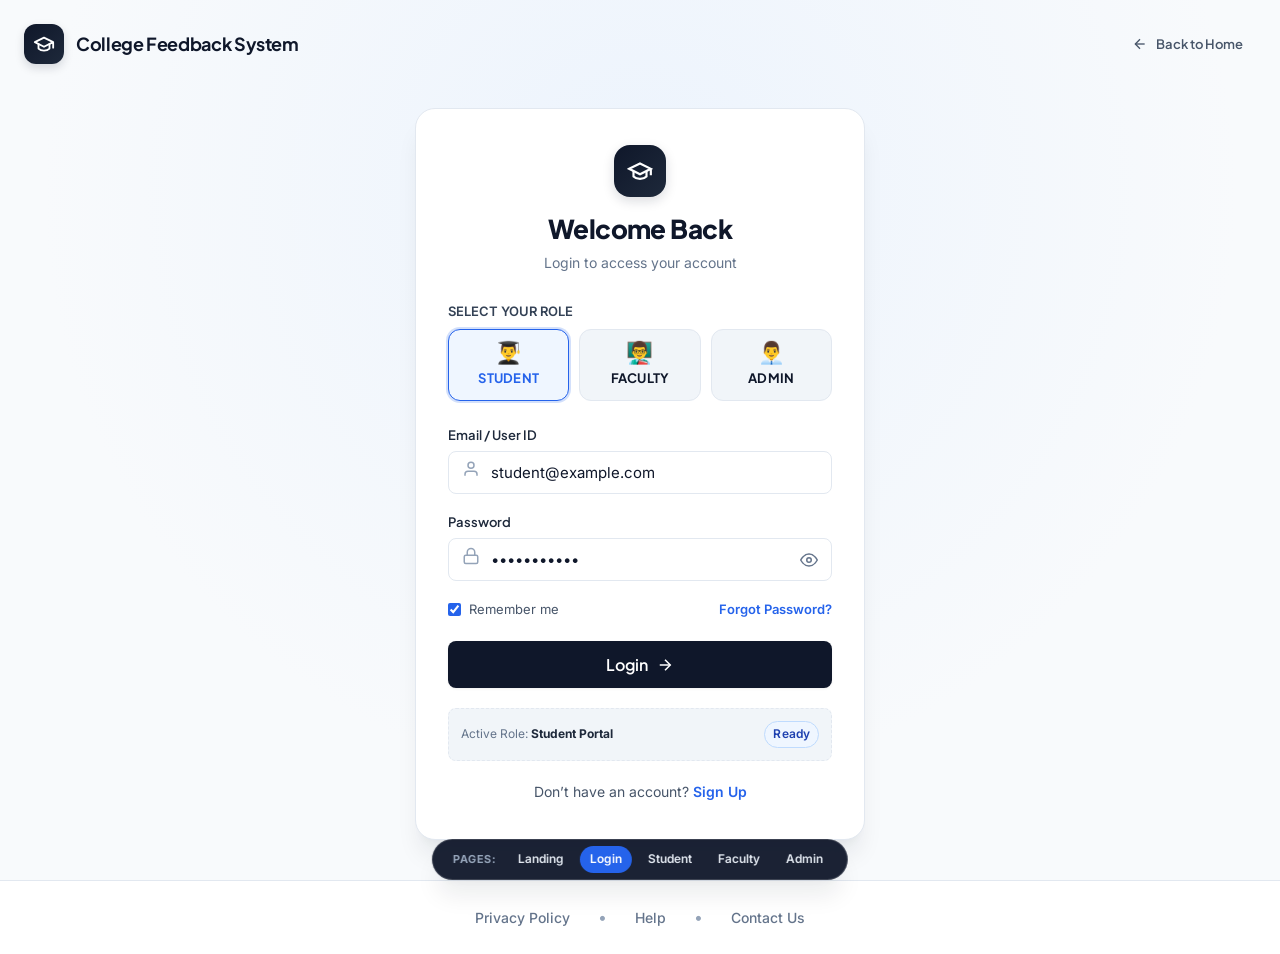
<file: student-dashboard.html>
<!DOCTYPE html>
<html lang="en">
<head>
  <meta charset="UTF-8">
  <meta name="viewport" content="width=device-width, initial-scale=1.0">
  <title>Student Dashboard — College Feedback Management System</title>
  <link rel="stylesheet" href="css/styles.css">
  <link rel="preconnect" href="https://fonts.googleapis.com">
  <link rel="preconnect" href="https://fonts.gstatic.com" crossorigin>
</head>
<body class="dashboard-layout">

  <!-- ==========================================================================
       LEFT SIDEBAR (Student Portal)
       ========================================================================== -->
  <aside class="dashboard-sidebar">
    <!-- Brand Logo -->
    <div class="sidebar-brand">
      <div class="brand-icon-box" style="width:34px; height:34px;">
        <svg width="20" height="20" viewBox="0 0 24 24" fill="none" stroke="currentColor" stroke-width="2">
          <path d="M22 10v6M2 10l10-5 10 5-10 5z"></path>
          <path d="M6 12v5c3 3 9 3 12 0v-5"></path>
        </svg>
      </div>
      <div>
        <div style="font-family:var(--font-heading); font-weight:800; font-size:0.9375rem; color:var(--navy-900);">College Feedback</div>
        <div style="font-size:0.6875rem; color:var(--text-muted); font-weight:600;">STUDENT PORTAL</div>
      </div>
    </div>

    <!-- Navigation Items -->
    <div class="sidebar-nav-container">
      <span class="nav-section-label">Main Menu</span>
      
      <a href="student-dashboard.html" class="sidebar-nav-item active">
        <svg width="18" height="18" viewBox="0 0 24 24" fill="none" stroke="currentColor" stroke-width="2">
          <path d="M3 9l9-7 9 7v11a2 2 0 0 1-2 2H5a2 2 0 0 1-2-2z"></path>
          <polyline points="9 22 9 12 15 12 15 22"></polyline>
        </svg>
        <span>Dashboard</span>
      </a>

      <a href="#pending-feedback" class="sidebar-nav-item">
        <svg width="18" height="18" viewBox="0 0 24 24" fill="none" stroke="currentColor" stroke-width="2">
          <path d="M14 2H6a2 2 0 0 0-2 2v16a2 2 0 0 0 2 2h12a2 2 0 0 0 2-2V8z"></path>
          <polyline points="14 2 14 8 20 8"></polyline>
          <line x1="16" y1="13" x2="8" y2="13"></line>
          <line x1="16" y1="17" x2="8" y2="17"></line>
          <polyline points="10 9 9 9 8 9"></polyline>
        </svg>
        <span>Assigned Feedback</span>
        <span class="nav-badge">3</span>
      </a>

      <a href="#complaints-section" class="sidebar-nav-item" onclick="openModal('raiseComplaintModal'); return false;">
        <svg width="18" height="18" viewBox="0 0 24 24" fill="none" stroke="currentColor" stroke-width="2">
          <path d="M10.29 3.86L1.82 18a2 2 0 0 0 1.71 3h16.94a2 2 0 0 0 1.71-3L13.71 3.86a2 2 0 0 0-3.42 0z"></path>
          <line x1="12" y1="9" x2="12" y2="13"></line>
          <line x1="12" y1="17" x2="12.01" y2="17"></line>
        </svg>
        <span>Complaints</span>
        <span class="nav-badge" style="background:var(--status-yellow-bg); color:var(--status-yellow-text);">2</span>
      </a>

      <a href="#requests-section" class="sidebar-nav-item" onclick="openModal('raiseRequestModal'); return false;">
        <svg width="18" height="18" viewBox="0 0 24 24" fill="none" stroke="currentColor" stroke-width="2">
          <path d="M4 4h16c1.1 0 2 .9 2 2v12c0 1.1-.9 2-2 2H4c-1.1 0-2-.9-2-2V6c0-1.1.9-2 2-2z"></path>
          <polyline points="22,6 12,13 2,6"></polyline>
        </svg>
        <span>Requests</span>
        <span class="nav-badge" style="background:var(--status-green-bg); color:var(--status-green-text);">1</span>
      </a>

      <a href="#tracking-section" class="sidebar-nav-item">
        <svg width="18" height="18" viewBox="0 0 24 24" fill="none" stroke="currentColor" stroke-width="2">
          <circle cx="11" cy="11" r="8"></circle>
          <line x1="21" y1="21" x2="16.65" y2="16.65"></line>
        </svg>
        <span>Track</span>
      </a>

      <span class="nav-section-label" style="margin-top:16px;">Account</span>

      <a href="#" class="sidebar-nav-item" onclick="showToast('Student Profile', 'Aarav Sharma — Computer Science (Year 3, Sec A)', 'info'); return false;">
        <svg width="18" height="18" viewBox="0 0 24 24" fill="none" stroke="currentColor" stroke-width="2">
          <path d="M20 21v-2a4 4 0 0 0-4-4H8a4 4 0 0 0-4 4v2"></path>
          <circle cx="12" cy="7" r="4"></circle>
        </svg>
        <span>Profile</span>
      </a>

      <a href="login.html" class="sidebar-nav-item" onclick="authAPI.logout(); return false;" style="color:var(--status-red-text); margin-top:auto;">
        <svg width="18" height="18" viewBox="0 0 24 24" fill="none" stroke="currentColor" stroke-width="2">
          <path d="M9 21H5a2 2 0 0 1-2-2V5a2 2 0 0 1 2-2h4"></path>
          <polyline points="16 17 21 12 16 7"></polyline>
          <line x1="21" y1="12" x2="9" y2="12"></line>
        </svg>
        <span>Logout</span>
      </a>
    </div>

    <!-- Student User Meta Footer -->
    <div class="sidebar-user-footer">
      <div class="sidebar-user-info">
        <div class="user-avatar-circle">AS</div>
        <div class="user-text-meta">
          <div class="user-display-name">Aarav Sharma</div>
          <div class="user-role-sub">Roll No: CS-2024-042</div>
        </div>
      </div>
    </div>
  </aside>

  <!-- ==========================================================================
       MAIN DASHBOARD CONTENT
       ========================================================================== -->
  <div class="dashboard-main">
    <!-- Topbar -->
    <header class="dashboard-topbar">
      <div style="display:flex; align-items:center; gap:12px;">
        <button id="mobileSidebarToggle" class="btn btn-secondary btn-icon" style="display:none;" aria-label="Toggle Navigation">
          <svg width="20" height="20" viewBox="0 0 24 24" fill="none" stroke="currentColor" stroke-width="2">
            <line x1="3" y1="12" x2="21" y2="12"></line>
            <line x1="3" y1="6" x2="21" y2="6"></line>
            <line x1="3" y1="18" x2="21" y2="18"></line>
          </svg>
        </button>
        <div class="topbar-search-box">
          <svg width="16" height="16" viewBox="0 0 24 24" fill="none" stroke="currentColor" stroke-width="2" style="color:var(--text-light);">
            <circle cx="11" cy="11" r="8"></circle>
            <line x1="21" y1="21" x2="16.65" y2="16.65"></line>
          </svg>
          <input type="text" placeholder="Search forms, complaints, ticket #...">
        </div>
      </div>

      <div class="topbar-actions">
        <button class="btn btn-secondary btn-sm" onclick="openModal('raiseComplaintModal')">
          <svg width="14" height="14" viewBox="0 0 24 24" fill="none" stroke="currentColor" stroke-width="2.5">
            <line x1="12" y1="5" x2="12" y2="19"></line>
            <line x1="5" y1="12" x2="19" y2="12"></line>
          </svg>
          Raise Complaint
        </button>
        <button class="btn btn-accent btn-sm" onclick="openModal('raiseRequestModal')">
          <svg width="14" height="14" viewBox="0 0 24 24" fill="none" stroke="currentColor" stroke-width="2.5">
            <line x1="12" y1="5" x2="12" y2="19"></line>
            <line x1="5" y1="12" x2="19" y2="12"></line>
          </svg>
          New Request
        </button>

        <!-- Notification Bell -->
        <button class="btn btn-ghost btn-icon" style="position:relative;" onclick="openNotificationsModal()" aria-label="Notifications">
          <svg width="20" height="20" viewBox="0 0 24 24" fill="none" stroke="currentColor" stroke-width="2">
            <path d="M18 8A6 6 0 0 0 6 8c0 7-3 9-3 9h18s-3-2-3-9"></path>
            <path d="M13.73 21a2 2 0 0 1-3.46 0"></path>
          </svg>
          <span id="topbarUnreadDot" style="display:none; position:absolute; top:6px; right:6px; width:8px; height:8px; background:var(--status-red-dot); border-radius:50%; border:2px solid #FFFFFF;"></span>
        </button>
      </div>
    </header>

    <!-- Dashboard Content Body -->
    <main class="dashboard-body">
      <!-- Welcome Header -->
      <div class="welcome-header">
        <div>
          <h1>Welcome, Student!</h1>
          <p>Manage your feedback, complaints and requests.</p>
        </div>
        <div style="font-size:0.8125rem; font-weight:600; color:var(--text-muted); background:var(--bg-card); padding:8px 14px; border-radius:var(--radius-full); border:1px solid var(--border-subtle);">
          📅 Fall Term 2026 • Computer Science Dept.
        </div>
      </div>

      <!-- Top Summary Cards (4 Cards) -->
      <div class="summary-cards-grid">
        <!-- 1. Assigned Feedback -->
        <div class="summary-card">
          <div class="summary-card-info">
            <h4>Assigned Feedback</h4>
            <div class="summary-value">3 Pending</div>
            <div class="summary-meta" style="color:var(--blue-600);">
              <span>⚡ Action required</span>
            </div>
          </div>
          <div class="summary-icon-box summary-icon-blue">
            <svg width="22" height="22" viewBox="0 0 24 24" fill="none" stroke="currentColor" stroke-width="2">
              <path d="M14 2H6a2 2 0 0 0-2 2v16a2 2 0 0 0 2 2h12a2 2 0 0 0 2-2V8z"></path>
              <polyline points="14 2 14 8 20 8"></polyline>
              <line x1="16" y1="13" x2="8" y2="13"></line>
              <line x1="16" y1="17" x2="8" y2="17"></line>
            </svg>
          </div>
        </div>

        <!-- 2. Complaints -->
        <div class="summary-card">
          <div class="summary-card-info">
            <h4>Complaints</h4>
            <div class="summary-value">2 Active</div>
            <div class="summary-meta" style="color:var(--status-yellow-text);">
              <span>🟡 1 Under Review</span>
            </div>
          </div>
          <div class="summary-icon-box summary-icon-yellow">
            <svg width="22" height="22" viewBox="0 0 24 24" fill="none" stroke="currentColor" stroke-width="2">
              <path d="M10.29 3.86L1.82 18a2 2 0 0 0 1.71 3h16.94a2 2 0 0 0 1.71-3L13.71 3.86a2 2 0 0 0-3.42 0z"></path>
              <line x1="12" y1="9" x2="12" y2="13"></line>
              <line x1="12" y1="17" x2="12.01" y2="17"></line>
            </svg>
          </div>
        </div>

        <!-- 3. Requests -->
        <div class="summary-card">
          <div class="summary-card-info">
            <h4>Requests</h4>
            <div class="summary-value">1 Pending</div>
            <div class="summary-meta" style="color:var(--status-purple-text);">
              <span>⏳ Assigned to Library Cell</span>
            </div>
          </div>
          <div class="summary-icon-box summary-icon-purple">
            <svg width="22" height="22" viewBox="0 0 24 24" fill="none" stroke="currentColor" stroke-width="2">
              <path d="M4 4h16c1.1 0 2 .9 2 2v12c0 1.1-.9 2-2 2H4c-1.1 0-2-.9-2-2V6c0-1.1.9-2 2-2z"></path>
              <polyline points="22,6 12,13 2,6"></polyline>
            </svg>
          </div>
        </div>

        <!-- 4. Track Status -->
        <div class="summary-card" style="cursor:pointer;" onclick="showToast('Status Overview', '1 Request resolved this week. No critical blockers.', 'success')">
          <div class="summary-card-info">
            <h4>Track Status</h4>
            <div class="summary-value" style="font-size:1.3rem;">View Updates</div>
            <div class="summary-meta" style="color:var(--status-green-text);">
              <span>🟢 1 Resolved recently</span>
            </div>
          </div>
          <div class="summary-icon-box summary-icon-green">
            <svg width="22" height="22" viewBox="0 0 24 24" fill="none" stroke="currentColor" stroke-width="2">
              <circle cx="11" cy="11" r="8"></circle>
              <line x1="21" y1="21" x2="16.65" y2="16.65"></line>
            </svg>
          </div>
        </div>
      </div>

      <!-- Main Section: Pending Feedback -->
      <section class="dashboard-section" id="pending-feedback">
        <div class="section-title-bar">
          <h3>
            <svg width="20" height="20" viewBox="0 0 24 24" fill="none" stroke="currentColor" stroke-width="2" style="color:var(--blue-600);">
              <path d="M14 2H6a2 2 0 0 0-2 2v16a2 2 0 0 0 2 2h12a2 2 0 0 0 2-2V8z"></path>
              <polyline points="14 2 14 8 20 8"></polyline>
            </svg>
            Pending Feedback
          </h3>
          <span class="badge badge-blue">3 Assigned to You</span>
        </div>

        <div class="feedback-cards-stack">
          <!-- Feedback Card 1 -->
          <div class="feedback-item-card">
            <div class="feedback-item-main">
              <div class="feedback-item-title">Data Science – Faculty Feedback</div>
              <div class="feedback-meta-row">
                <span class="meta-pill">
                  <svg width="14" height="14" viewBox="0 0 24 24" fill="none" stroke="currentColor" stroke-width="2"><path d="M20 21v-2a4 4 0 0 0-4-4H8a4 4 0 0 0-4 4v2"></path><circle cx="12" cy="7" r="4"></circle></svg>
                  Assigned by: <strong>Faculty (Dr. Vikram Malhotra)</strong>
                </span>
                <span>•</span>
                <span class="meta-pill" style="color:var(--status-yellow-text); font-weight:600;">
                  <svg width="14" height="14" viewBox="0 0 24 24" fill="none" stroke="currentColor" stroke-width="2"><circle cx="12" cy="12" r="10"></circle><polyline points="12 6 12 12 16 14"></polyline></svg>
                  Deadline: 15 Sept 2026
                </span>
              </div>
            </div>
            <button class="btn btn-accent btn-sm" onclick="openRespondModal('Data Science – Faculty Feedback', 'Dr. Vikram Malhotra', 'Faculty')">
              Respond
              <svg width="14" height="14" viewBox="0 0 24 24" fill="none" stroke="currentColor" stroke-width="2"><line x1="5" y1="12" x2="19" y2="12"></line><polyline points="12 5 19 12 12 19"></polyline></svg>
            </button>
          </div>

          <!-- Feedback Card 2 -->
          <div class="feedback-item-card">
            <div class="feedback-item-main">
              <div class="feedback-item-title">Infrastructure Feedback</div>
              <div class="feedback-meta-row">
                <span class="meta-pill">
                  <svg width="14" height="14" viewBox="0 0 24 24" fill="none" stroke="currentColor" stroke-width="2"><path d="M12 22s8-4 8-10V5l-8-3-8 3v7c0 6 8 10 8 10z"></path></svg>
                  Assigned by: <strong>Admin (Campus Facilities Cell)</strong>
                </span>
                <span>•</span>
                <span class="meta-pill">
                  <svg width="14" height="14" viewBox="0 0 24 24" fill="none" stroke="currentColor" stroke-width="2"><circle cx="12" cy="12" r="10"></circle><polyline points="12 6 12 12 16 14"></polyline></svg>
                  Deadline: 18 Sept 2026
                </span>
              </div>
            </div>
            <button class="btn btn-accent btn-sm" onclick="openRespondModal('Infrastructure Feedback', 'Campus Facilities Cell', 'Admin')">
              Respond
              <svg width="14" height="14" viewBox="0 0 24 24" fill="none" stroke="currentColor" stroke-width="2"><line x1="5" y1="12" x2="19" y2="12"></line><polyline points="12 5 19 12 12 19"></polyline></svg>
            </button>
          </div>

          <!-- Feedback Card 3 -->
          <div class="feedback-item-card">
            <div class="feedback-item-main">
              <div class="feedback-item-title">Elective Course Review: AI & Machine Learning</div>
              <div class="feedback-meta-row">
                <span class="meta-pill">
                  <svg width="14" height="14" viewBox="0 0 24 24" fill="none" stroke="currentColor" stroke-width="2"><path d="M20 21v-2a4 4 0 0 0-4-4H8a4 4 0 0 0-4 4v2"></path><circle cx="12" cy="7" r="4"></circle></svg>
                  Assigned by: <strong>Faculty (Dept. Board)</strong>
                </span>
                <span>•</span>
                <span class="meta-pill">
                  <svg width="14" height="14" viewBox="0 0 24 24" fill="none" stroke="currentColor" stroke-width="2"><circle cx="12" cy="12" r="10"></circle><polyline points="12 6 12 12 16 14"></polyline></svg>
                  Deadline: 22 Sept 2026
                </span>
              </div>
            </div>
            <button class="btn btn-accent btn-sm" onclick="openRespondModal('Elective Course Review: AI & Machine Learning', 'Dept. Academic Board', 'Faculty')">
              Respond
              <svg width="14" height="14" viewBox="0 0 24 24" fill="none" stroke="currentColor" stroke-width="2"><line x1="5" y1="12" x2="19" y2="12"></line><polyline points="12 5 19 12 12 19"></polyline></svg>
            </button>
          </div>
        </div>
      </section>

      <!-- Section: Recent Complaints & Requests -->
      <section class="dashboard-section" id="tracking-section">
        <div class="section-title-bar">
          <h3>
            <svg width="20" height="20" viewBox="0 0 24 24" fill="none" stroke="currentColor" stroke-width="2" style="color:var(--navy-900);">
              <polyline points="22 12 18 12 15 21 9 3 6 12 2 12"></polyline>
            </svg>
            Recent Complaints & Requests
          </h3>
          <div style="display:flex; gap:8px;">
            <button class="btn btn-secondary btn-sm" onclick="showToast('Filter Applied', 'Viewing all active and resolved student tickets.', 'info')">
              View All
            </button>
          </div>
        </div>

        <div class="custom-table-container">
          <table class="custom-table">
            <thead>
              <tr>
                <th>Ticket ID</th>
                <th>Type</th>
                <th>Category</th>
                <th>Subject</th>
                <th>Status</th>
                <th>Last Update</th>
                <th>Action</th>
              </tr>
            </thead>
            <tbody>
              <tr>
                <td colspan="7" style="text-align:center; padding:24px; color:var(--text-muted);">
                  Loading recent complaints and requests...
                </td>
              </tr>
            </tbody>
          </table>
        </div>
      </section>
    </main>
  </div>

  <!-- ==========================================================================
       MODAL: RESPOND TO FEEDBACK
       ========================================================================== -->
  <div class="modal-overlay" id="respondFeedbackModal">
    <div class="modal-box">
      <div class="modal-header">
        <div>
          <h3 id="modalFormTitle">Respond to Feedback</h3>
          <div style="font-size:0.75rem; color:var(--text-muted);" id="modalFormMeta">Assigned by Faculty</div>
        </div>
        <button class="btn btn-ghost btn-icon" data-close-modal aria-label="Close">✕</button>
      </div>

      <div class="modal-body">
        <div style="background:var(--blue-50); border:1px solid var(--blue-100); border-radius:var(--radius-md); padding:12px 16px; margin-bottom:20px; font-size:0.8125rem; color:var(--blue-600); display:flex; align-items:center; gap:8px;">
          <span>🔒 Responses are processed confidentially to ensure open and honest feedback.</span>
        </div>

        <!-- Question 1: Rating -->
        <div class="form-group">
          <label class="form-label">1. Overall Satisfaction Rating</label>
          <div class="star-rating-input">
            <span class="selected">★</span>
            <span class="selected">★</span>
            <span class="selected">★</span>
            <span class="selected">★</span>
            <span>☆</span>
          </div>
          <small style="color:var(--text-muted); font-size:0.75rem; margin-top:4px; display:block;">Click stars to adjust score (4 / 5)</small>
        </div>

        <!-- Question 2: Specific Criteria -->
        <div class="form-group">
          <label class="form-label">2. Quality & Clarity of Instruction</label>
          <select class="form-control">
            <option>Excellent — Very clear explanations & examples</option>
            <option>Good — Understandable with minor questions</option>
            <option>Average — Requires more practical demonstrations</option>
            <option>Needs Improvement</option>
          </select>
        </div>

        <!-- Question 3: Comments -->
        <div class="form-group">
          <label class="form-label">3. Constructive Remarks / Suggestions</label>
          <textarea class="form-control" rows="3" placeholder="Share specific recommendations for syllabus pace, lab support, or course materials..."></textarea>
        </div>

        <!-- Anonymous Toggle -->
        <div class="form-group" style="margin-bottom:0;">
          <label class="checkbox-label">
            <input type="checkbox" checked style="accent-color:var(--blue-600);">
            <span style="font-size:0.875rem;">Submit anonymously (Hide Student ID from instructor)</span>
          </label>
        </div>
      </div>

      <div class="modal-footer">
        <button type="button" class="btn btn-secondary" data-close-modal>Cancel</button>
        <button type="button" class="btn btn-accent" onclick="submitFeedbackResponse()">
          Submit Response
        </button>
      </div>
    </div>
  </div>

  <!-- ==========================================================================
       MODAL: RAISE COMPLAINT
       ========================================================================== -->
  <div class="modal-overlay" id="raiseComplaintModal">
    <div class="modal-box">
      <div class="modal-header">
        <div>
          <h3>Raise a Complaint</h3>
          <div style="font-size:0.75rem; color:var(--text-muted);">Institutional grievance tracking &amp; resolution workflow</div>
        </div>
        <button class="btn btn-ghost btn-icon" data-close-modal aria-label="Close">✕</button>
      </div>

      <form onsubmit="submitComplaint(event)">
        <div class="modal-body">
          <div class="form-group">
            <label class="form-label">Category <span style="color:red;">*</span></label>
            <select class="form-control" id="complaintCategory" required>
              <option value="INFRASTRUCTURE">Infrastructure (Classrooms, AC, Projectors, Labs)</option>
              <option value="HOSTEL">Hostel &amp; Accommodation</option>
              <option value="ACADEMIC">Academic Schedule, Exams &amp; Faculty</option>
              <option value="LIBRARY">Library &amp; Digital Learning Resources</option>
              <option value="IT">IT, Wi-Fi &amp; Computer Networks</option>
              <option value="TRANSPORT">College Transport &amp; Bus Services</option>
              <option value="OTHER">Other Institution Issues</option>
            </select>
          </div>

          <div class="form-group">
            <label class="form-label">Subject / Title <span style="color:red;">*</span></label>
            <input type="text" id="complaintSubject" class="form-control" placeholder="Brief summary of the issue..." required>
          </div>

          <div class="form-group">
            <label class="form-label">Priority Level <span style="color:red;">*</span></label>
            <select class="form-control" id="complaintPriority">
              <option value="MEDIUM">Medium — Standard 48h turnaround</option>
              <option value="HIGH">High — Immediate operational attention</option>
              <option value="CRITICAL">Critical — Urgent safety or facility failure</option>
              <option value="LOW">Low — General maintenance / Minor fix</option>
            </select>
          </div>

          <div class="form-group" style="margin-bottom:0;">
            <label class="form-label">Detailed Description <span style="color:red;">*</span></label>
            <textarea id="complaintDescription" class="form-control" rows="3" placeholder="Describe the location, room number, date, and specifics..." required></textarea>
          </div>
        </div>

        <div class="modal-footer">
          <button type="button" class="btn btn-secondary" data-close-modal>Cancel</button>
          <button type="submit" class="btn btn-primary">Submit Complaint</button>
        </div>
      </form>
    </div>
  </div>

  <!-- ==========================================================================
       MODAL: RAISE REQUEST
       ========================================================================== -->
  <div class="modal-overlay" id="raiseRequestModal">
    <div class="modal-box">
      <div class="modal-header">
        <div>
          <h3>Submit a Service Request</h3>
          <div style="font-size:0.75rem; color:var(--text-muted);">Administrative and facility request processing</div>
        </div>
        <button class="btn btn-ghost btn-icon" data-close-modal aria-label="Close">✕</button>
      </div>

      <form onsubmit="submitRequest(event)">
        <div class="modal-body">
          <div class="form-group">
            <label class="form-label">Request Category <span style="color:red;">*</span></label>
            <select class="form-control" id="requestCategory" required>
              <option value="DOCUMENT">Document &amp; Bonafide Certificates</option>
              <option value="LIBRARY">Library &amp; Digital Book Access</option>
              <option value="ACADEMIC">Academic Electives &amp; Course Permissions</option>
              <option value="FACILITY">Sports, Auditorium &amp; Common Room Access</option>
              <option value="HOSTEL">Hostel Room &amp; Amenity Permissions</option>
              <option value="TRANSPORT">Transport Route &amp; Pass Request</option>
              <option value="GENERAL">General Administrative Request</option>
            </select>
          </div>

          <div class="form-group">
            <label class="form-label">Request Title <span style="color:red;">*</span></label>
            <input type="text" id="requestTitle" class="form-control" placeholder="e.g. Bonafide certificate for internship" required>
          </div>

          <div class="form-group" style="margin-bottom:0;">
            <label class="form-label">Details &amp; Justification <span style="color:red;">*</span></label>
            <textarea id="requestDetails" class="form-control" rows="3" placeholder="Explain the purpose and duration needed..." required></textarea>
          </div>
        </div>

        <div class="modal-footer">
          <button type="button" class="btn btn-secondary" data-close-modal>Cancel</button>
          <button type="submit" class="btn btn-accent">Submit Request</button>
        </div>
      </form>
    </div>
  </div>

  <!-- ==========================================================================
       MODAL: TRACK ISSUE PROGRESS & DYNAMIC TIMELINE (Student)
       ========================================================================== -->
  <div class="modal-overlay" id="trackIssueModal">
    <div class="modal-box" style="max-width: 640px;">
      <div class="modal-header">
        <div>
          <h3 id="trackModalTicketNumber">Track Ticket #102</h3>
          <div style="font-size:0.75rem; color:var(--text-muted);" id="trackModalMeta">Category: Infrastructure • Lodged 2 days ago</div>
        </div>
        <button class="btn btn-ghost btn-icon" data-close-modal aria-label="Close">✕</button>
      </div>

      <div class="modal-body">
        <!-- Summary Cards Row -->
        <div style="display:grid; grid-template-columns: repeat(3, 1fr); gap: 10px; margin-bottom: 16px;">
          <div style="background:var(--bg-subtle); padding:10px 12px; border-radius:var(--radius-sm);">
            <div style="font-size:0.6875rem; color:var(--text-muted); font-weight:700; text-transform:uppercase;">Current Status</div>
            <div id="trackModalStatusBadge" style="margin-top:4px;"><span class="badge badge-yellow">Pending</span></div>
          </div>
          <div style="background:var(--bg-subtle); padding:10px 12px; border-radius:var(--radius-sm);">
            <div style="font-size:0.6875rem; color:var(--text-muted); font-weight:700; text-transform:uppercase;">Priority</div>
            <div id="trackModalPriorityBadge" style="margin-top:4px;"><span class="badge badge-red">High</span></div>
          </div>
          <div style="background:var(--bg-subtle); padding:10px 12px; border-radius:var(--radius-sm);">
            <div style="font-size:0.6875rem; color:var(--text-muted); font-weight:700; text-transform:uppercase;">Assigned Cell</div>
            <div id="trackModalAssignedCell" style="margin-top:4px; font-size:0.8125rem; font-weight:700; color:var(--navy-900);">IT Dept</div>
          </div>
        </div>

        <!-- Issue Subject & Details -->
        <div class="form-group">
          <label class="form-label" style="margin-bottom:4px;">Subject / Title</label>
          <div id="trackModalTitle" style="font-weight:700; color:var(--navy-900); font-size:0.9375rem;">Lab 3 AC Malfunction</div>
        </div>

        <div class="form-group">
          <label class="form-label" style="margin-bottom:4px;">Description</label>
          <div id="trackModalDescription" style="background:var(--bg-subtle); padding:10px 14px; border-radius:var(--radius-sm); font-size:0.8125rem; color:var(--text-secondary);">
            Projector display flickering intermittently in CS Lab 3.
          </div>
        </div>

        <!-- Timeline Section -->
        <div>
          <label class="form-label" style="margin-bottom:6px;">Status Progress &amp; Audit Trail</label>
          <div class="issue-timeline" id="trackTimelineList">
            <!-- Dynamic timeline steps loaded via JS -->
          </div>
        </div>
      </div>

      <div class="modal-footer">
        <button type="button" class="btn btn-secondary" data-close-modal>Close</button>
      </div>
    </div>
  </div>

  <!-- ==========================================================================
       MODAL 4: NOTIFICATIONS MANAGEMENT DRAWER (Student)
       ========================================================================== -->
  <div class="modal-overlay" id="notificationsModal">
    <div class="modal-box" style="max-width: 560px;">
      <div class="modal-header">
        <div>
          <h3>🔔 Notifications</h3>
          <div style="font-size:0.75rem; color:var(--text-muted);" id="notificationsModalSubtitle">Feedback assignments &amp; ticket updates</div>
        </div>
        <div style="display:flex; align-items:center; gap:8px;">
          <button type="button" class="btn btn-secondary btn-sm" onclick="markAllNotificationsAsRead()" style="font-size:0.75rem;">
            Mark All Read
          </button>
          <button class="btn btn-ghost btn-icon" data-close-modal aria-label="Close">✕</button>
        </div>
      </div>

      <div class="modal-body">
        <div id="notificationsListContainer" style="max-height:60vh; overflow-y:auto; display:flex; flex-direction:column; gap:10px;">
          <div style="text-align:center; padding:24px; color:var(--text-muted);">
            Loading notifications...
          </div>
        </div>
      </div>

      <div class="modal-footer">
        <button type="button" class="btn btn-secondary" data-close-modal>Close</button>
      </div>
    </div>
  </div>

  <!-- Floating Demo HUD -->
  <div class="demo-switcher-hud">
    <span class="demo-switcher-label">Pages:</span>
    <a href="index.html" class="demo-switcher-btn">Landing</a>
    <a href="login.html" class="demo-switcher-btn">Login</a>
    <a href="student-dashboard.html" class="demo-switcher-btn active">Student</a>
    <a href="faculty-dashboard.html" class="demo-switcher-btn">Faculty</a>
    <a href="admin-dashboard.html" class="demo-switcher-btn">Admin</a>
  </div>

  <script src="js/api.js"></script>
  <script src="js/app.js"></script>
</body>
</html>
</file>
<file: css/styles.css>
/* ==========================================================================
   COLLEGE FEEDBACK MANAGEMENT SYSTEM — UNIFIED SAAS DESIGN SYSTEM
   Modern, production-ready, high-fidelity college administration platform
   Colors: Deep Navy-Blue primary, clean light background, subtle blue accents
   ========================================================================== */

@import url('https://fonts.googleapis.com/css2?family=Plus+Jakarta+Sans:wght@400;500;600;700;800&family=Inter:wght@300;400;500;600;700&display=swap');

:root {
  /* Primary Deep Navy-Blue Palette */
  --navy-950: #0A0F1D;
  --navy-900: #0F172A;
  --navy-850: #131F37;
  --navy-800: #1E293B;
  --navy-700: #334155;
  --navy-600: #475569;
  
  /* Subtle Blue Accents */
  --blue-600: #2563EB;
  --blue-500: #3B82F6;
  --blue-400: #60A5FA;
  --blue-200: #BFDBFE;
  --blue-100: #DBEAFE;
  --blue-50: #EFF6FF;
  --blue-brand-gradient: linear-gradient(135deg, #1E40AF 0%, #2563EB 50%, #3B82F6 100%);
  --navy-gradient: linear-gradient(135deg, #0F172A 0%, #1E293B 100%);

  /* Neutrals & Surfaces */
  --bg-app: #F8FAFC;
  --bg-card: #FFFFFF;
  --bg-subtle: #F1F5F9;
  --bg-muted: #E2E8F0;
  
  /* Text Colors */
  --text-primary: #0F172A;
  --text-secondary: #475569;
  --text-muted: #64748B;
  --text-light: #94A3B8;
  --text-white: #FFFFFF;

  /* Borders & Dividers */
  --border-subtle: #E2E8F0;
  --border-focus: #2563EB;
  --border-light: #F1F5F9;

  /* Semantic Status Colors */
  --status-green-bg: #ECFDF5;
  --status-green-text: #065F46;
  --status-green-border: #A7F3D0;
  --status-green-dot: #10B981;

  --status-yellow-bg: #FFFBEB;
  --status-yellow-text: #92400E;
  --status-yellow-border: #FDE68A;
  --status-yellow-dot: #F59E0B;

  --status-red-bg: #FEF2F2;
  --status-red-text: #991B1B;
  --status-red-border: #FECACA;
  --status-red-dot: #EF4444;

  --status-blue-bg: #EFF6FF;
  --status-blue-text: #1E40AF;
  --status-blue-border: #BFDBFE;
  --status-blue-dot: #3B82F6;

  --status-purple-bg: #FAF5FF;
  --status-purple-text: #6B21A8;
  --status-purple-border: #E9D5FF;
  --status-purple-dot: #A855F7;

  --status-gray-bg: #F1F5F9;
  --status-gray-text: #334155;
  --status-gray-border: #CBD5E1;
  --status-gray-dot: #475569;

  /* Typography */
  --font-heading: 'Plus Jakarta Sans', -apple-system, BlinkMacSystemFont, 'Segoe UI', Roboto, sans-serif;
  --font-body: 'Inter', -apple-system, BlinkMacSystemFont, 'Segoe UI', Roboto, sans-serif;

  /* Border Radii */
  --radius-xs: 4px;
  --radius-sm: 8px;
  --radius-md: 12px;
  --radius-lg: 16px;
  --radius-xl: 20px;
  --radius-full: 9999px;

  /* Elevation Shadows */
  --shadow-xs: 0 1px 2px 0 rgba(15, 23, 42, 0.04);
  --shadow-sm: 0 1px 3px 0 rgba(15, 23, 42, 0.06), 0 1px 2px -1px rgba(15, 23, 42, 0.04);
  --shadow-md: 0 4px 6px -1px rgba(15, 23, 42, 0.06), 0 2px 4px -2px rgba(15, 23, 42, 0.04);
  --shadow-lg: 0 10px 15px -3px rgba(15, 23, 42, 0.06), 0 4px 6px -4px rgba(15, 23, 42, 0.03);
  --shadow-xl: 0 20px 25px -5px rgba(15, 23, 42, 0.08), 0 8px 10px -6px rgba(15, 23, 42, 0.04);
  --shadow-focus: 0 0 0 3px rgba(37, 99, 235, 0.18);
  --shadow-card-hover: 0 12px 20px -4px rgba(15, 23, 42, 0.08), 0 4px 6px -2px rgba(15, 23, 42, 0.04);

  /* Layout */
  --sidebar-width: 270px;
  --header-height: 70px;
  --container-max: 1320px;
}

/* ==========================================================================
   Base & Reset Styles
   ========================================================================== */
*, *::before, *::after {
  box-sizing: border-box;
  margin: 0;
  padding: 0;
}

html {
  font-size: 16px;
  scroll-behavior: smooth;
  -webkit-font-smoothing: antialiased;
  -moz-osx-font-smoothing: grayscale;
}

body {
  font-family: var(--font-body);
  background-color: var(--bg-app);
  color: var(--text-primary);
  line-height: 1.55;
  min-height: 100vh;
}

h1, h2, h3, h4, h5, h6 {
  font-family: var(--font-heading);
  color: var(--navy-900);
  font-weight: 700;
  line-height: 1.25;
  letter-spacing: -0.02em;
}

p {
  color: var(--text-secondary);
}

a {
  color: var(--blue-600);
  text-decoration: none;
  transition: color 0.15s ease;
}

a:hover {
  color: var(--navy-900);
}

button, input, select, textarea {
  font-family: inherit;
  font-size: inherit;
}

/* ==========================================================================
   Utility Classes & Buttons
   ========================================================================== */
.container {
  width: 100%;
  max-width: var(--container-max);
  margin-left: auto;
  margin-right: auto;
  padding-left: 24px;
  padding-right: 24px;
}

.btn {
  display: inline-flex;
  align-items: center;
  justify-content: center;
  gap: 8px;
  padding: 10px 18px;
  font-family: var(--font-heading);
  font-size: 0.875rem;
  font-weight: 600;
  border-radius: var(--radius-sm);
  border: 1px solid transparent;
  cursor: pointer;
  transition: all 0.18s ease-in-out;
  text-align: center;
  white-space: nowrap;
}

.btn-primary {
  background-color: var(--navy-900);
  color: var(--text-white);
  box-shadow: var(--shadow-sm);
}

.btn-primary:hover {
  background-color: var(--navy-800);
  color: var(--text-white);
  box-shadow: var(--shadow-md);
  transform: translateY(-1px);
}

.btn-accent {
  background-color: var(--blue-600);
  color: var(--text-white);
  box-shadow: var(--shadow-sm);
}

.btn-accent:hover {
  background-color: #1D4ED8;
  color: var(--text-white);
  box-shadow: 0 4px 12px rgba(37, 99, 235, 0.25);
  transform: translateY(-1px);
}

.btn-secondary {
  background-color: var(--bg-card);
  color: var(--navy-900);
  border: 1px solid var(--border-subtle);
  box-shadow: var(--shadow-xs);
}

.btn-secondary:hover {
  background-color: var(--bg-subtle);
  border-color: #CBD5E1;
  color: var(--navy-950);
}

.btn-ghost {
  background: transparent;
  color: var(--text-secondary);
}

.btn-ghost:hover {
  background-color: var(--bg-subtle);
  color: var(--navy-900);
}

.btn-sm {
  padding: 6px 12px;
  font-size: 0.8125rem;
  border-radius: var(--radius-xs);
}

.btn-lg {
  padding: 14px 28px;
  font-size: 1.05rem;
  border-radius: var(--radius-md);
}

.btn-icon {
  padding: 8px;
  border-radius: var(--radius-sm);
  display: inline-flex;
  align-items: center;
  justify-content: center;
}

/* Badges & Status Pills */
.badge {
  display: inline-flex;
  align-items: center;
  gap: 6px;
  padding: 3px 8px;
  border-radius: var(--radius-full);
  font-size: 0.75rem;
  font-weight: 600;
  letter-spacing: 0.01em;
}

.badge-dot {
  width: 6px;
  height: 6px;
  border-radius: 50%;
}

.badge-green {
  background: var(--status-green-bg);
  color: var(--status-green-text);
  border: 1px solid var(--status-green-border);
}
.badge-green .badge-dot { background: var(--status-green-dot); }

.badge-yellow {
  background: var(--status-yellow-bg);
  color: var(--status-yellow-text);
  border: 1px solid var(--status-yellow-border);
}
.badge-yellow .badge-dot { background: var(--status-yellow-dot); }

.badge-red {
  background: var(--status-red-bg);
  color: var(--status-red-text);
  border: 1px solid var(--status-red-border);
}
.badge-red .badge-dot { background: var(--status-red-dot); }

.badge-blue {
  background: var(--status-blue-bg);
  color: var(--status-blue-text);
  border: 1px solid var(--status-blue-border);
}
.badge-blue .badge-dot { background: var(--status-blue-dot); }

.badge-purple {
  background: var(--status-purple-bg);
  color: var(--status-purple-text);
  border: 1px solid var(--status-purple-border);
}
.badge-purple .badge-dot { background: var(--status-purple-dot); }

.badge-gray {
  background: var(--status-gray-bg);
  color: var(--status-gray-text);
  border: 1px solid var(--status-gray-border);
}
.badge-gray .badge-dot { background: var(--status-gray-dot); }

.badge-neutral {
  background: var(--bg-subtle);
  color: var(--text-secondary);
  border: 1px solid var(--border-subtle);
}

/* Cards */
.card {
  background: var(--bg-card);
  border: 1px solid var(--border-subtle);
  border-radius: var(--radius-lg);
  box-shadow: var(--shadow-sm);
  transition: all 0.2s ease;
}

.card-hoverable:hover {
  border-color: #CBD5E1;
  box-shadow: var(--shadow-card-hover);
  transform: translateY(-2px);
}

/* ==========================================================================
   GLOBAL BRAND NAVBAR (Landing & Standalone)
   ========================================================================== */
.site-navbar {
  position: sticky;
  top: 0;
  z-index: 100;
  background: rgba(255, 255, 255, 0.94);
  backdrop-filter: blur(12px);
  border-bottom: 1px solid var(--border-subtle);
  height: 72px;
  display: flex;
  align-items: center;
}

.navbar-inner {
  display: flex;
  align-items: center;
  justify-content: space-between;
  width: 100%;
}

.brand-logo {
  display: flex;
  align-items: center;
  gap: 12px;
  color: var(--navy-900);
  font-family: var(--font-heading);
  font-size: 1.125rem;
  font-weight: 700;
  letter-spacing: -0.02em;
}

.brand-logo:hover {
  color: var(--navy-900);
}

.brand-icon-box {
  width: 40px;
  height: 40px;
  border-radius: var(--radius-md);
  background: var(--navy-gradient);
  display: flex;
  align-items: center;
  justify-content: center;
  color: #FFFFFF;
  box-shadow: 0 4px 10px rgba(15, 23, 42, 0.15);
}

.nav-links {
  display: flex;
  align-items: center;
  gap: 32px;
  list-style: none;
}

.nav-link {
  font-family: var(--font-heading);
  font-size: 0.9375rem;
  font-weight: 500;
  color: var(--text-secondary);
  transition: color 0.15s ease;
  position: relative;
  padding: 6px 0;
}

.nav-link:hover, .nav-link.active {
  color: var(--navy-900);
}

.nav-link.active::after {
  content: '';
  position: absolute;
  bottom: 0;
  left: 0;
  right: 0;
  height: 2px;
  background: var(--blue-600);
  border-radius: 2px;
}

.nav-actions {
  display: flex;
  align-items: center;
  gap: 12px;
}

/* ==========================================================================
   PAGE 1: LANDING PAGE SPECIFIC
   ========================================================================== */
.hero-section {
  padding: 80px 0 60px 0;
  position: relative;
  overflow: hidden;
  background: radial-gradient(circle at 85% 15%, rgba(219, 234, 254, 0.45) 0%, transparent 60%),
              radial-gradient(circle at 10% 80%, rgba(241, 245, 249, 0.8) 0%, transparent 50%);
}

.hero-grid {
  display: grid;
  grid-template-columns: 1.15fr 0.85fr;
  gap: 60px;
  align-items: center;
}

.hero-pill {
  display: inline-flex;
  align-items: center;
  gap: 8px;
  padding: 6px 14px;
  background: var(--blue-50);
  border: 1px solid var(--blue-200);
  border-radius: var(--radius-full);
  color: var(--blue-600);
  font-size: 0.8125rem;
  font-weight: 600;
  margin-bottom: 20px;
}

.hero-title {
  font-size: 3.5rem;
  font-weight: 800;
  line-height: 1.12;
  margin-bottom: 20px;
  color: var(--navy-900);
}

.hero-title span {
  background: var(--blue-brand-gradient);
  -webkit-background-clip: text;
  -webkit-text-fill-color: transparent;
}

.hero-subtitle {
  font-size: 1.1875rem;
  line-height: 1.6;
  color: var(--text-secondary);
  margin-bottom: 36px;
  max-width: 540px;
}

.hero-ctas {
  display: flex;
  align-items: center;
  gap: 16px;
  margin-bottom: 40px;
}

.hero-trust-bar {
  display: flex;
  align-items: center;
  gap: 24px;
  padding-top: 24px;
  border-top: 1px solid var(--border-subtle);
}

.trust-item {
  display: flex;
  align-items: center;
  gap: 10px;
  font-size: 0.8125rem;
  font-weight: 600;
  color: var(--text-secondary);
}

.trust-icon {
  color: var(--blue-600);
}

/* Hero SaaS Mockup Card */
.hero-mockup-wrap {
  position: relative;
}

.hero-card-preview {
  background: var(--bg-card);
  border: 1px solid var(--border-subtle);
  border-radius: var(--radius-xl);
  padding: 24px;
  box-shadow: var(--shadow-xl);
  position: relative;
  z-index: 2;
}

.preview-top-bar {
  display: flex;
  align-items: center;
  justify-content: space-between;
  margin-bottom: 20px;
  padding-bottom: 14px;
  border-bottom: 1px solid var(--border-light);
}

.preview-user-info {
  display: flex;
  align-items: center;
  gap: 10px;
}

.preview-avatar {
  width: 36px;
  height: 36px;
  border-radius: 50%;
  background: var(--blue-100);
  color: var(--blue-600);
  display: flex;
  align-items: center;
  justify-content: center;
  font-weight: 700;
  font-size: 0.875rem;
}

.preview-metric-grid {
  display: grid;
  grid-template-columns: 1fr 1fr;
  gap: 14px;
  margin-bottom: 20px;
}

.preview-mini-card {
  padding: 14px;
  border-radius: var(--radius-md);
  background: var(--bg-subtle);
  border: 1px solid var(--border-subtle);
}

.preview-mini-card .metric-val {
  font-size: 1.35rem;
  font-weight: 700;
  color: var(--navy-900);
  font-family: var(--font-heading);
}

.preview-mini-card .metric-lbl {
  font-size: 0.75rem;
  color: var(--text-muted);
  margin-top: 2px;
}

.preview-feed-item {
  padding: 12px 14px;
  border-radius: var(--radius-md);
  border: 1px solid var(--border-subtle);
  background: #FFFFFF;
  margin-bottom: 10px;
  display: flex;
  align-items: center;
  justify-content: space-between;
  transition: transform 0.15s ease;
}

.preview-feed-item:hover {
  transform: translateX(4px);
  border-color: var(--blue-200);
}

.floating-accent-card {
  position: absolute;
  background: #FFFFFF;
  border: 1px solid var(--border-subtle);
  border-radius: var(--radius-lg);
  padding: 12px 18px;
  box-shadow: var(--shadow-lg);
  z-index: 3;
  display: flex;
  align-items: center;
  gap: 12px;
  animation: float 4s ease-in-out infinite;
}

.floating-accent-card.top-right {
  top: -20px;
  right: -20px;
}

.floating-accent-card.bottom-left {
  bottom: -20px;
  left: -20px;
  animation-delay: 2s;
}

@keyframes float {
  0%, 100% { transform: translateY(0px); }
  50% { transform: translateY(-8px); }
}

/* Section Common Styling */
.section-wrapper {
  padding: 80px 0;
}

.section-wrapper.bg-light {
  background-color: #F8FAFC;
  border-top: 1px solid var(--border-subtle);
  border-bottom: 1px solid var(--border-subtle);
}

.section-header {
  text-align: center;
  max-width: 680px;
  margin: 0 auto 56px auto;
}

.section-tag {
  color: var(--blue-600);
  font-family: var(--font-heading);
  font-size: 0.8125rem;
  font-weight: 700;
  text-transform: uppercase;
  letter-spacing: 0.08em;
  margin-bottom: 8px;
  display: block;
}

.section-title {
  font-size: 2.25rem;
  font-weight: 800;
  color: var(--navy-900);
  margin-bottom: 14px;
}

.section-subtitle {
  font-size: 1.0625rem;
  color: var(--text-secondary);
}

/* How It Works (4 Horizontal Cards) */
.how-it-works-grid {
  display: grid;
  grid-template-columns: repeat(4, 1fr);
  gap: 24px;
  position: relative;
}

.how-card {
  background: var(--bg-card);
  border: 1px solid var(--border-subtle);
  border-radius: var(--radius-lg);
  padding: 28px 24px;
  box-shadow: var(--shadow-sm);
  position: relative;
  transition: all 0.2s ease;
  display: flex;
  flex-direction: column;
}

.how-card:hover {
  transform: translateY(-4px);
  box-shadow: var(--shadow-lg);
  border-color: var(--blue-200);
}

.step-num-badge {
  position: absolute;
  top: 20px;
  right: 20px;
  font-family: var(--font-heading);
  font-size: 0.8125rem;
  font-weight: 800;
  color: var(--text-light);
  background: var(--bg-subtle);
  width: 28px;
  height: 28px;
  border-radius: 50%;
  display: flex;
  align-items: center;
  justify-content: center;
}

.how-icon-box {
  width: 52px;
  height: 52px;
  border-radius: var(--radius-md);
  background: var(--blue-50);
  color: var(--blue-600);
  border: 1px solid var(--blue-100);
  display: flex;
  align-items: center;
  justify-content: center;
  margin-bottom: 20px;
}

.how-card h3 {
  font-size: 1.15rem;
  font-weight: 700;
  margin-bottom: 10px;
  color: var(--navy-900);
}

.how-card p {
  font-size: 0.875rem;
  color: var(--text-secondary);
  line-height: 1.55;
}

/* Features (6 Feature Cards) */
.features-grid {
  display: grid;
  grid-template-columns: repeat(3, 1fr);
  gap: 28px;
}

.feature-card {
  background: var(--bg-card);
  border: 1px solid var(--border-subtle);
  border-radius: var(--radius-lg);
  padding: 32px 28px;
  box-shadow: var(--shadow-sm);
  transition: all 0.22s ease;
  display: flex;
  flex-direction: column;
}

.feature-card:hover {
  transform: translateY(-4px);
  box-shadow: var(--shadow-card-hover);
  border-color: #CBD5E1;
}

.feature-icon-box {
  width: 48px;
  height: 48px;
  border-radius: var(--radius-md);
  background: var(--navy-900);
  color: #FFFFFF;
  display: flex;
  align-items: center;
  justify-content: center;
  margin-bottom: 20px;
  box-shadow: 0 4px 10px rgba(15, 23, 42, 0.12);
}

.feature-card.blue-accent .feature-icon-box {
  background: var(--blue-600);
}

.feature-card h3 {
  font-size: 1.25rem;
  font-weight: 700;
  margin-bottom: 12px;
  color: var(--navy-900);
}

.feature-card p {
  font-size: 0.9375rem;
  color: var(--text-secondary);
  line-height: 1.6;
}

/* Bottom CTA Banner */
.bottom-cta-section {
  padding: 70px 0;
  background: var(--navy-gradient);
  color: #FFFFFF;
  border-radius: var(--radius-xl);
  margin: 40px auto;
  box-shadow: var(--shadow-xl);
  position: relative;
  overflow: hidden;
}

.bottom-cta-section::before {
  content: '';
  position: absolute;
  top: -50%;
  left: -10%;
  width: 400px;
  height: 400px;
  background: radial-gradient(circle, rgba(37, 99, 235, 0.3) 0%, transparent 70%);
  border-radius: 50%;
}

.bottom-cta-content {
  position: relative;
  z-index: 2;
  text-align: center;
  max-width: 760px;
  margin: 0 auto;
}

.bottom-cta-title {
  font-size: 2.35rem;
  font-weight: 800;
  color: #FFFFFF;
  margin-bottom: 16px;
  letter-spacing: -0.02em;
}

.bottom-cta-subtitle {
  font-size: 1.125rem;
  color: #94A3B8;
  margin-bottom: 32px;
}

/* Global Footer */
.site-footer {
  background: #FFFFFF;
  border-top: 1px solid var(--border-subtle);
  padding: 40px 0 30px 0;
  margin-top: 60px;
}

.footer-inner {
  display: flex;
  align-items: center;
  justify-content: space-between;
  flex-wrap: wrap;
  gap: 20px;
}

.footer-links {
  display: flex;
  align-items: center;
  gap: 28px;
  list-style: none;
}

.footer-link {
  font-size: 0.875rem;
  color: var(--text-muted);
  font-weight: 500;
}

.footer-link:hover {
  color: var(--navy-900);
}

.footer-copy {
  font-size: 0.8125rem;
  color: var(--text-light);
}

/* ==========================================================================
   PAGE 2: LOGIN PAGE SPECIFIC
   ========================================================================== */
.auth-page-wrapper {
  min-height: 100vh;
  display: flex;
  flex-direction: column;
  justify-content: space-between;
  background: radial-gradient(circle at 50% 20%, rgba(219, 234, 254, 0.4) 0%, transparent 60%),
              var(--bg-app);
}

.auth-navbar {
  padding: 24px 0;
}

.auth-container {
  width: 100%;
  max-width: 490px;
  margin: 20px auto 40px auto;
  padding: 0 20px;
}

.auth-card {
  background: var(--bg-card);
  border: 1px solid var(--border-subtle);
  border-radius: var(--radius-xl);
  padding: 36px 32px;
  box-shadow: var(--shadow-xl);
}

.auth-header {
  text-align: center;
  margin-bottom: 28px;
}

.auth-logo-badge {
  display: inline-flex;
  align-items: center;
  justify-content: center;
  width: 52px;
  height: 52px;
  background: var(--navy-gradient);
  color: #FFFFFF;
  border-radius: var(--radius-lg);
  margin-bottom: 16px;
  box-shadow: 0 4px 12px rgba(15, 23, 42, 0.15);
}

.auth-title {
  font-size: 1.625rem;
  font-weight: 800;
  color: var(--navy-900);
  margin-bottom: 6px;
}

.auth-subtitle {
  font-size: 0.875rem;
  color: var(--text-muted);
}

/* Role Selector Tabs (3 Cards) */
.role-selector-label {
  display: block;
  font-size: 0.8125rem;
  font-weight: 600;
  color: var(--navy-700);
  margin-bottom: 8px;
}

.role-selector-grid {
  display: grid;
  grid-template-columns: repeat(3, 1fr);
  gap: 10px;
  margin-bottom: 24px;
}

.role-card-option {
  border: 1.5px solid var(--border-subtle);
  background: var(--bg-subtle);
  border-radius: var(--radius-md);
  padding: 12px 8px;
  text-align: center;
  cursor: pointer;
  transition: all 0.18s ease;
  user-select: none;
  display: flex;
  flex-direction: column;
  align-items: center;
  gap: 4px;
}

.role-card-option:hover {
  background: #FFFFFF;
  border-color: #CBD5E1;
}

.role-card-option.active {
  background: var(--blue-50);
  border-color: var(--blue-600);
  box-shadow: 0 0 0 2px rgba(37, 99, 235, 0.2);
}

.role-card-icon {
  font-size: 1.35rem;
  line-height: 1;
}

.role-card-title {
  font-family: var(--font-heading);
  font-size: 0.8125rem;
  font-weight: 700;
  color: var(--navy-900);
  letter-spacing: 0.02em;
}

.role-card-option.active .role-card-title {
  color: var(--blue-600);
}

/* Form Fields */
.form-group {
  margin-bottom: 18px;
}

.form-label {
  display: block;
  font-family: var(--font-heading);
  font-size: 0.8125rem;
  font-weight: 600;
  color: var(--navy-800);
  margin-bottom: 6px;
}

.input-with-icon {
  position: relative;
  display: flex;
  align-items: center;
}

.input-with-icon .input-icon-left {
  position: absolute;
  left: 14px;
  color: var(--text-light);
  pointer-events: none;
}

.input-with-icon .input-icon-right {
  position: absolute;
  right: 14px;
  color: var(--text-muted);
  cursor: pointer;
  background: none;
  border: none;
  padding: 0;
  display: flex;
  align-items: center;
  justify-content: center;
}

.form-control {
  width: 100%;
  padding: 11px 14px;
  background: #FFFFFF;
  border: 1px solid var(--border-subtle);
  border-radius: var(--radius-sm);
  font-size: 0.9375rem;
  color: var(--navy-900);
  transition: all 0.15s ease;
}

.form-control:focus {
  outline: none;
  border-color: var(--border-focus);
  box-shadow: var(--shadow-focus);
}

.input-with-icon .form-control {
  padding-left: 42px;
  padding-right: 42px;
}

.form-row-remember {
  display: flex;
  align-items: center;
  justify-content: space-between;
  margin-bottom: 22px;
  font-size: 0.8125rem;
}

.checkbox-label {
  display: flex;
  align-items: center;
  gap: 8px;
  color: var(--text-secondary);
  cursor: pointer;
  user-select: none;
}

.forgot-link {
  font-weight: 600;
  color: var(--blue-600);
}

.forgot-link:hover {
  text-decoration: underline;
}

.auth-switch-link {
  text-align: center;
  margin-top: 20px;
  font-size: 0.875rem;
  color: var(--text-secondary);
}

.auth-switch-link a {
  font-weight: 600;
  color: var(--blue-600);
}

/* Demo Credentials Helper Pill */
.demo-creds-box {
  margin-top: 20px;
  padding: 12px;
  border-radius: var(--radius-sm);
  background: var(--bg-subtle);
  border: 1px dashed var(--border-subtle);
  font-size: 0.75rem;
  color: var(--text-muted);
  display: flex;
  align-items: center;
  justify-content: space-between;
}

.demo-creds-box strong {
  color: var(--navy-800);
}

/* ==========================================================================
   DASHBOARD SHARED LAYOUT (Pages 3, 4, 5)
   ========================================================================== */
.dashboard-layout {
  display: flex;
  min-height: 100vh;
  background-color: var(--bg-app);
}

/* Left Sidebar */
.dashboard-sidebar {
  width: var(--sidebar-width);
  background: #FFFFFF;
  border-right: 1px solid var(--border-subtle);
  display: flex;
  flex-direction: column;
  position: fixed;
  top: 0;
  bottom: 0;
  left: 0;
  z-index: 50;
  transition: transform 0.25s ease;
}

.sidebar-brand {
  height: var(--header-height);
  padding: 0 22px;
  display: flex;
  align-items: center;
  gap: 12px;
  border-bottom: 1px solid var(--border-subtle);
}

.sidebar-nav-container {
  flex: 1;
  padding: 20px 14px;
  overflow-y: auto;
  display: flex;
  flex-direction: column;
  gap: 4px;
}

.nav-section-label {
  font-size: 0.6875rem;
  font-weight: 700;
  text-transform: uppercase;
  letter-spacing: 0.08em;
  color: var(--text-light);
  padding: 10px 12px 6px 12px;
}

.sidebar-nav-item {
  display: flex;
  align-items: center;
  gap: 12px;
  padding: 10px 14px;
  border-radius: var(--radius-md);
  font-family: var(--font-heading);
  font-size: 0.875rem;
  font-weight: 600;
  color: var(--text-secondary);
  transition: all 0.15s ease;
  position: relative;
}

.sidebar-nav-item:hover {
  background-color: var(--bg-subtle);
  color: var(--navy-900);
}

.sidebar-nav-item.active {
  background-color: var(--blue-50);
  color: var(--blue-600);
  font-weight: 700;
}

.sidebar-nav-item.active::before {
  content: '';
  position: absolute;
  left: 0;
  top: 8px;
  bottom: 8px;
  width: 3.5px;
  background-color: var(--blue-600);
  border-radius: 0 4px 4px 0;
}

.sidebar-nav-item .nav-badge {
  margin-left: auto;
  padding: 2px 7px;
  font-size: 0.6875rem;
  font-weight: 700;
  border-radius: var(--radius-full);
  background: var(--blue-100);
  color: var(--blue-600);
}

.sidebar-user-footer {
  padding: 16px 18px;
  border-top: 1px solid var(--border-subtle);
  display: flex;
  align-items: center;
  justify-content: space-between;
  background: #FCFDFF;
}

.sidebar-user-info {
  display: flex;
  align-items: center;
  gap: 10px;
}

.user-avatar-circle {
  width: 38px;
  height: 38px;
  border-radius: 50%;
  background: var(--navy-gradient);
  color: #FFFFFF;
  display: flex;
  align-items: center;
  justify-content: center;
  font-family: var(--font-heading);
  font-weight: 700;
  font-size: 0.875rem;
}

.user-text-meta {
  line-height: 1.25;
}

.user-display-name {
  font-family: var(--font-heading);
  font-size: 0.8125rem;
  font-weight: 700;
  color: var(--navy-900);
}

.user-role-sub {
  font-size: 0.71875rem;
  color: var(--text-muted);
}

/* Dashboard Main Content Area */
.dashboard-main {
  flex: 1;
  margin-left: var(--sidebar-width);
  min-height: 100vh;
  display: flex;
  flex-direction: column;
}

/* Top Dashboard Header Bar */
.dashboard-topbar {
  height: var(--header-height);
  background: #FFFFFF;
  border-bottom: 1px solid var(--border-subtle);
  display: flex;
  align-items: center;
  justify-content: space-between;
  padding: 0 32px;
  position: sticky;
  top: 0;
  z-index: 40;
}

.topbar-search-box {
  display: flex;
  align-items: center;
  gap: 8px;
  background: var(--bg-subtle);
  border: 1px solid var(--border-subtle);
  border-radius: var(--radius-sm);
  padding: 6px 12px;
  width: 280px;
}

.topbar-search-box input {
  background: transparent;
  border: none;
  font-size: 0.875rem;
  color: var(--navy-900);
  width: 100%;
}

.topbar-search-box input:focus {
  outline: none;
}

.topbar-actions {
  display: flex;
  align-items: center;
  gap: 14px;
}

.dashboard-body {
  padding: 32px;
  flex: 1;
  max-width: 1440px;
  width: 100%;
  margin: 0 auto;
}

/* Dashboard Welcome Banner */
.welcome-header {
  display: flex;
  align-items: center;
  justify-content: space-between;
  margin-bottom: 24px;
  flex-wrap: wrap;
  gap: 16px;
}

.welcome-header h1 {
  font-size: 1.75rem;
  font-weight: 800;
  color: var(--navy-900);
}

.welcome-header p {
  font-size: 0.9375rem;
  color: var(--text-muted);
  margin-top: 2px;
}

/* ==========================================================================
   QUICK ACTIONS TOOLBAR
   ========================================================================== */
.quick-actions-bar {
  display: flex;
  align-items: center;
  gap: 12px;
  background: #FFFFFF;
  border: 1px solid var(--border-subtle);
  border-radius: var(--radius-lg);
  padding: 12px 18px;
  margin-bottom: 24px;
  box-shadow: var(--shadow-xs);
  flex-wrap: wrap;
}

.quick-actions-label {
  font-size: 0.8125rem;
  font-weight: 700;
  color: var(--navy-700);
  text-transform: uppercase;
  letter-spacing: 0.04em;
  margin-right: 6px;
  display: flex;
  align-items: center;
  gap: 6px;
}

/* ==========================================================================
   KPI SUMMARY CARDS GRID (5 Cards)
   ========================================================================== */
.kpi-grid-5 {
  display: grid;
  grid-template-columns: repeat(5, 1fr);
  gap: 16px;
  margin-bottom: 28px;
}

.kpi-card {
  background: var(--bg-card);
  border: 1px solid var(--border-subtle);
  border-radius: var(--radius-lg);
  padding: 18px 16px;
  box-shadow: var(--shadow-sm);
  display: flex;
  flex-direction: column;
  justify-content: space-between;
  position: relative;
  transition: all 0.2s ease;
}

.kpi-card:hover {
  transform: translateY(-2px);
  box-shadow: var(--shadow-md);
  border-color: #CBD5E1;
}

.kpi-top-row {
  display: flex;
  align-items: center;
  justify-content: space-between;
  margin-bottom: 10px;
}

.kpi-title {
  font-size: 0.75rem;
  font-weight: 700;
  color: var(--text-muted);
  text-transform: uppercase;
  letter-spacing: 0.04em;
}

.kpi-value {
  font-family: var(--font-heading);
  font-size: 1.5rem;
  font-weight: 800;
  color: var(--navy-900);
  line-height: 1.1;
  margin-bottom: 8px;
}

.kpi-trend {
  font-size: 0.75rem;
  font-weight: 600;
  display: inline-flex;
  align-items: center;
  gap: 4px;
}

.kpi-trend.trend-up { color: var(--status-green-dot); }
.kpi-trend.trend-down { color: var(--blue-600); }
.kpi-trend.trend-alert { color: var(--status-red-dot); font-weight: 700; }

.kpi-icon-pill {
  width: 34px;
  height: 34px;
  border-radius: var(--radius-sm);
  display: flex;
  align-items: center;
  justify-content: center;
  font-size: 1rem;
}

/* ==========================================================================
   AI PIPELINE CONCEPTUAL FLOW STEPPER
   ========================================================================== */
.ai-pipeline-card {
  background: linear-gradient(135deg, #0F172A 0%, #1E293B 100%);
  border-radius: var(--radius-lg);
  padding: 20px 24px;
  color: #FFFFFF;
  margin-bottom: 28px;
  box-shadow: var(--shadow-md);
  position: relative;
  overflow: hidden;
}

.ai-pipeline-card::after {
  content: '';
  position: absolute;
  right: -50px;
  top: -50px;
  width: 200px;
  height: 200px;
  background: radial-gradient(circle, rgba(139, 92, 246, 0.25) 0%, transparent 70%);
  border-radius: 50%;
}

.ai-pipeline-header {
  display: flex;
  align-items: center;
  justify-content: space-between;
  margin-bottom: 16px;
  flex-wrap: wrap;
  gap: 10px;
}

.ai-pipeline-title {
  font-size: 1rem;
  font-weight: 700;
  color: #FFFFFF;
  display: flex;
  align-items: center;
  gap: 8px;
}

.ai-pipeline-stepper {
  display: flex;
  align-items: center;
  justify-content: space-between;
  gap: 8px;
  position: relative;
  overflow-x: auto;
  padding: 8px 0;
}

.ai-step-pill {
  background: rgba(255, 255, 255, 0.08);
  border: 1px solid rgba(255, 255, 255, 0.15);
  border-radius: var(--radius-full);
  padding: 6px 14px;
  font-size: 0.75rem;
  font-weight: 600;
  color: #E2E8F0;
  white-space: nowrap;
  display: flex;
  align-items: center;
  gap: 6px;
  transition: all 0.2s ease;
}

.ai-step-pill.highlight {
  background: var(--blue-600);
  border-color: var(--blue-400);
  color: #FFFFFF;
  box-shadow: 0 0 12px rgba(37, 99, 235, 0.5);
}

.ai-step-arrow {
  color: #64748B;
  font-size: 0.8125rem;
  font-weight: bold;
}

/* ==========================================================================
   CHARTS GRID & CONTAINERS
   ========================================================================== */
.charts-grid-2col {
  display: grid;
  grid-template-columns: repeat(2, 1fr);
  gap: 22px;
  margin-bottom: 24px;
}

.charts-grid-3col {
  display: grid;
  grid-template-columns: repeat(3, 1fr);
  gap: 22px;
  margin-bottom: 24px;
}

.chart-card {
  background: var(--bg-card);
  border: 1px solid var(--border-subtle);
  border-radius: var(--radius-lg);
  padding: 22px;
  box-shadow: var(--shadow-sm);
  display: flex;
  flex-direction: column;
}

.chart-header {
  display: flex;
  align-items: center;
  justify-content: space-between;
  margin-bottom: 18px;
  padding-bottom: 12px;
  border-bottom: 1px solid var(--border-light);
}

.chart-header h3 {
  font-size: 1.05rem;
  font-weight: 700;
  color: var(--navy-900);
  display: flex;
  align-items: center;
  gap: 8px;
}

.chart-filter-select {
  padding: 4px 10px;
  font-size: 0.78125rem;
  font-weight: 600;
  color: var(--navy-800);
  background: var(--bg-subtle);
  border: 1px solid var(--border-subtle);
  border-radius: var(--radius-sm);
  cursor: pointer;
}

.chart-canvas-container {
  position: relative;
  width: 100%;
  height: 250px;
}

/* ==========================================================================
   AI INSIGHTS & RECURRING ISSUES SECTION
   ========================================================================== */
.ai-insights-section {
  background: #FFFFFF;
  border: 1.5px solid var(--status-purple-border);
  border-radius: var(--radius-lg);
  padding: 24px;
  box-shadow: 0 4px 20px -2px rgba(139, 92, 246, 0.08);
  margin-bottom: 28px;
  position: relative;
}

.ai-insights-grid {
  display: grid;
  grid-template-columns: repeat(2, 1fr);
  gap: 16px;
  margin-bottom: 20px;
}

.ai-insight-item {
  background: var(--bg-subtle);
  border: 1px solid var(--border-subtle);
  border-radius: var(--radius-md);
  padding: 14px 16px;
  display: flex;
  align-items: flex-start;
  gap: 10px;
  font-size: 0.875rem;
  color: var(--navy-900);
  line-height: 1.5;
}

.ai-recommendation-box {
  background: var(--status-purple-bg);
  border: 1px solid var(--status-purple-border);
  border-radius: var(--radius-md);
  padding: 16px 20px;
  display: flex;
  align-items: center;
  justify-content: space-between;
  flex-wrap: wrap;
  gap: 14px;
}

/* Recurring Issues Cards */
.recurring-issues-grid {
  display: grid;
  grid-template-columns: repeat(3, 1fr);
  gap: 18px;
}

.recurring-card {
  background: #FFFFFF;
  border: 1px solid var(--border-subtle);
  border-radius: var(--radius-md);
  padding: 18px 20px;
  display: flex;
  flex-direction: column;
  justify-content: space-between;
  transition: all 0.2s ease;
}

.recurring-card:hover {
  border-color: #CBD5E1;
  box-shadow: var(--shadow-sm);
  transform: translateY(-2px);
}

.recurring-card-top {
  display: flex;
  align-items: center;
  justify-content: space-between;
  margin-bottom: 8px;
}

.recurring-card h4 {
  font-size: 1rem;
  font-weight: 700;
  color: var(--navy-900);
  display: flex;
  align-items: center;
  gap: 6px;
}

/* ==========================================================================
   STUDENT SENTIMENT VISUALIZATION
   ========================================================================== */
.sentiment-container {
  display: flex;
  flex-direction: column;
  gap: 14px;
  margin-top: 10px;
}

.sentiment-bar-track {
  width: 100%;
  height: 24px;
  border-radius: var(--radius-full);
  display: flex;
  overflow: hidden;
  box-shadow: inset 0 1px 3px rgba(0,0,0,0.1);
}

.sentiment-seg-pos {
  background: #10B981;
  height: 100%;
  transition: width 0.6s ease;
}

.sentiment-seg-neu {
  background: #94A3B8;
  height: 100%;
  transition: width 0.6s ease;
}

.sentiment-seg-neg {
  background: #EF4444;
  height: 100%;
  transition: width 0.6s ease;
}

.sentiment-legend-grid {
  display: grid;
  grid-template-columns: repeat(3, 1fr);
  gap: 12px;
  text-align: center;
}

.sentiment-legend-item {
  background: var(--bg-subtle);
  border: 1px solid var(--border-subtle);
  border-radius: var(--radius-md);
  padding: 12px;
}

.sentiment-emoji {
  font-size: 1.5rem;
  line-height: 1;
  margin-bottom: 4px;
}

.sentiment-pct {
  font-family: var(--font-heading);
  font-size: 1.25rem;
  font-weight: 800;
  color: var(--navy-900);
}

/* ==========================================================================
   DATA TABLES
   ========================================================================== */
.custom-table-container {
  overflow-x: auto;
}

.custom-table {
  width: 100%;
  border-collapse: collapse;
  text-align: left;
}

.custom-table th {
  background: var(--bg-subtle);
  font-family: var(--font-heading);
  font-size: 0.75rem;
  font-weight: 700;
  text-transform: uppercase;
  letter-spacing: 0.05em;
  color: var(--text-muted);
  padding: 12px 16px;
  border-bottom: 1px solid var(--border-subtle);
}

.custom-table td {
  padding: 14px 16px;
  font-size: 0.875rem;
  color: var(--navy-800);
  border-bottom: 1px solid var(--border-light);
  vertical-align: middle;
}

.custom-table tr:hover td {
  background: #F8FAFC;
}

/* ==========================================================================
   MODAL DIALOGS
   ========================================================================== */
.modal-overlay {
  position: fixed;
  top: 0;
  left: 0;
  right: 0;
  bottom: 0;
  background: rgba(15, 23, 42, 0.55);
  backdrop-filter: blur(4px);
  z-index: 200;
  display: flex;
  align-items: center;
  justify-content: center;
  padding: 20px;
  opacity: 0;
  visibility: hidden;
  transition: all 0.2s ease-in-out;
}

.modal-overlay.active {
  opacity: 1;
  visibility: visible;
}

.modal-box {
  background: #FFFFFF;
  border-radius: var(--radius-xl);
  max-width: 620px;
  width: 100%;
  box-shadow: var(--shadow-xl);
  max-height: 90vh;
  overflow-y: auto;
  transform: scale(0.95);
  transition: transform 0.2s ease-in-out;
}

.modal-overlay.active .modal-box {
  transform: scale(1);
}

.modal-header {
  padding: 20px 24px;
  border-bottom: 1px solid var(--border-subtle);
  display: flex;
  align-items: center;
  justify-content: space-between;
}

.modal-header h3 {
  font-size: 1.25rem;
  font-weight: 700;
  color: var(--navy-900);
}

.modal-body {
  padding: 24px;
}

.modal-footer {
  padding: 16px 24px;
  border-top: 1px solid var(--border-subtle);
  display: flex;
  align-items: center;
  justify-content: flex-end;
  gap: 12px;
  background: var(--bg-app);
  border-radius: 0 0 var(--radius-xl) var(--radius-xl);
}

/* ==========================================================================
   TOAST NOTIFICATION ENGINE
   ========================================================================== */
.toast-container {
  position: fixed;
  bottom: 24px;
  right: 24px;
  z-index: 300;
  display: flex;
  flex-direction: column;
  gap: 10px;
}

.toast {
  background: #FFFFFF;
  border: 1px solid var(--border-subtle);
  border-left: 4px solid var(--blue-600);
  padding: 14px 18px;
  border-radius: var(--radius-md);
  box-shadow: var(--shadow-xl);
  display: flex;
  align-items: center;
  gap: 12px;
  min-width: 320px;
  max-width: 420px;
  animation: slideInRight 0.3s ease forwards;
}

.toast.toast-success { border-left-color: var(--status-green-dot); }
.toast.toast-warning { border-left-color: var(--status-yellow-dot); }
.toast.toast-error { border-left-color: var(--status-red-dot); }

@keyframes slideInRight {
  from { transform: translateX(100%); opacity: 0; }
  to { transform: translateX(0); opacity: 1; }
}

/* ==========================================================================
   QUICK DEMO PAGE SWITCHER (HUD for seamless presentation)
   ========================================================================== */
.demo-switcher-hud {
  position: fixed;
  bottom: 20px;
  left: 50%;
  transform: translateX(-50%);
  background: rgba(15, 23, 42, 0.95);
  backdrop-filter: blur(10px);
  border: 1px solid rgba(255, 255, 255, 0.15);
  border-radius: var(--radius-full);
  padding: 6px 14px;
  display: flex;
  align-items: center;
  gap: 6px;
  box-shadow: var(--shadow-xl);
  z-index: 150;
}

.demo-switcher-label {
  color: #94A3B8;
  font-size: 0.6875rem;
  font-weight: 700;
  text-transform: uppercase;
  letter-spacing: 0.05em;
  padding: 0 6px;
}

.demo-switcher-btn {
  color: #E2E8F0;
  font-size: 0.75rem;
  font-weight: 600;
  padding: 4px 10px;
  border-radius: var(--radius-full);
  transition: all 0.15s ease;
  white-space: nowrap;
}

.demo-switcher-btn:hover {
  background: rgba(255, 255, 255, 0.12);
  color: #FFFFFF;
}

.demo-switcher-btn.active {
  background: var(--blue-600);
  color: #FFFFFF;
}

/* ==========================================================================
   INTERACTIVE QUESTION BUILDER & FEEDBACK RESPONSES
   ========================================================================== */
.star-rating-input {
  display: inline-flex;
  gap: 4px;
  user-select: none;
}

.star-rating-input span {
  font-size: 1.6rem;
  color: #CBD5E1;
  cursor: pointer;
  transition: color 0.15s ease, transform 0.15s ease;
}

.star-rating-input span:hover {
  transform: scale(1.15);
}

.star-rating-input span.selected {
  color: #F59E0B;
}

.question-builder-row {
  background: var(--bg-subtle);
  border: 1px solid var(--border-subtle);
  border-radius: var(--radius-md);
  padding: 14px 16px;
  margin-bottom: 12px;
  transition: all 0.2s ease;
}

.question-builder-row:hover {
  border-color: var(--blue-200);
  box-shadow: var(--shadow-xs);
}

.question-builder-header {
  display: flex;
  align-items: center;
  justify-content: space-between;
  margin-bottom: 10px;
}

.response-card-item {
  background: var(--bg-card);
  border: 1px solid var(--border-subtle);
  border-radius: var(--radius-md);
  padding: 16px 20px;
  margin-bottom: 14px;
  box-shadow: var(--shadow-xs);
}

.response-card-item:hover {
  border-color: var(--blue-200);
}

.rating-distribution-bar {
  display: flex;
  align-items: center;
  gap: 10px;
  margin-bottom: 8px;
  font-size: 0.8125rem;
}

.rating-distribution-track {
  flex: 1;
  height: 8px;
  background: var(--bg-muted);
  border-radius: var(--radius-full);
  overflow: hidden;
}

.rating-distribution-fill {
  height: 100%;
  background: var(--blue-600);
  border-radius: var(--radius-full);
  transition: width 0.3s ease;
}

/* ==========================================================================
   ISSUE TIMELINE STYLES (Student & Admin Tracking)
   ========================================================================== */
.issue-timeline {
  position: relative;
  padding-left: 28px;
  margin-top: 18px;
  margin-bottom: 12px;
}

.issue-timeline::before {
  content: '';
  position: absolute;
  top: 8px;
  bottom: 8px;
  left: 10px;
  width: 2px;
  background: var(--border-subtle);
}

.timeline-step {
  position: relative;
  margin-bottom: 20px;
}

.timeline-step:last-child {
  margin-bottom: 0;
}

.timeline-dot {
  position: absolute;
  left: -28px;
  top: 4px;
  width: 22px;
  height: 22px;
  border-radius: 50%;
  background: #FFFFFF;
  border: 2px solid var(--blue-600);
  display: flex;
  align-items: center;
  justify-content: center;
  font-size: 0.625rem;
  font-weight: 800;
  color: var(--blue-600);
  box-shadow: 0 0 0 3px var(--blue-50);
}

.timeline-dot.dot-resolved, .timeline-dot.dot-completed, .timeline-dot.dot-closed {
  border-color: var(--status-green-dot);
  color: var(--status-green-dot);
  box-shadow: 0 0 0 3px var(--status-green-bg);
}

.timeline-dot.dot-escalated {
  border-color: var(--status-red-dot);
  color: var(--status-red-dot);
  box-shadow: 0 0 0 3px var(--status-red-bg);
}

.timeline-dot.dot-in_progress {
  border-color: var(--status-yellow-dot);
  color: var(--status-yellow-dot);
  box-shadow: 0 0 0 3px var(--status-yellow-bg);
}

.timeline-content {
  background: var(--bg-subtle);
  border: 1px solid var(--border-subtle);
  border-radius: var(--radius-sm);
  padding: 12px 14px;
}

.timeline-header {
  display: flex;
  justify-content: space-between;
  align-items: center;
  margin-bottom: 4px;
}

.timeline-title {
  font-family: var(--font-heading);
  font-size: 0.8125rem;
  font-weight: 700;
  color: var(--navy-900);
}

.timeline-time {
  font-size: 0.75rem;
  color: var(--text-muted);
}

.timeline-author {
  font-size: 0.75rem;
  color: var(--blue-600);
  font-weight: 600;
  margin-bottom: 4px;
}

.timeline-body {
  font-size: 0.8125rem;
  color: var(--text-secondary);
}

/* ==========================================================================
   RESPONSIVE DESIGN BREAKPOINTS
   ========================================================================== */
@media (max-width: 1200px) {
  .kpi-grid-5 {
    grid-template-columns: repeat(3, 1fr);
  }
  .charts-grid-3col {
    grid-template-columns: 1fr;
  }
}

@media (max-width: 1024px) {
  .hero-grid {
    grid-template-columns: 1fr;
    gap: 40px;
  }
  .charts-grid-2col {
    grid-template-columns: 1fr;
  }
  .recurring-issues-grid {
    grid-template-columns: 1fr;
  }
  .ai-insights-grid {
    grid-template-columns: 1fr;
  }
}

@media (max-width: 768px) {
  :root {
    --sidebar-width: 0px;
  }
  .dashboard-sidebar {
    transform: translateX(-100%);
    width: 270px;
  }
  .dashboard-sidebar.mobile-open {
    transform: translateX(0);
  }
  .dashboard-main {
    margin-left: 0;
  }
  .kpi-grid-5 {
    grid-template-columns: 1fr;
  }
  .nav-links {
    display: none;
  }
  .demo-switcher-hud {
    display: none;
  }
  .dashboard-body {
    padding: 20px 16px;
  }
}

/* ==========================================================================
   STUDENT / FACULTY DASHBOARD — MISSING COMPONENT STYLES
   ========================================================================== */

/* --------------------------------------------------------------------------
   SUMMARY CARDS GRID (4-column KPI row on student/faculty dashboards)
   -------------------------------------------------------------------------- */
.summary-cards-grid {
  display: grid;
  grid-template-columns: repeat(4, 1fr);
  gap: 18px;
  margin-bottom: 28px;
}

.summary-card {
  background: var(--bg-card);
  border: 1px solid var(--border-subtle);
  border-radius: var(--radius-lg);
  padding: 20px 18px;
  box-shadow: var(--shadow-sm);
  display: flex;
  align-items: center;
  justify-content: space-between;
  gap: 14px;
  transition: all 0.2s ease;
  cursor: default;
}

.summary-card:hover {
  transform: translateY(-2px);
  box-shadow: var(--shadow-card-hover);
  border-color: #CBD5E1;
}

.summary-card-info {
  display: flex;
  flex-direction: column;
  gap: 4px;
  flex: 1;
  min-width: 0;
}

.summary-card-info h4 {
  font-size: 0.75rem;
  font-weight: 700;
  color: var(--text-muted);
  text-transform: uppercase;
  letter-spacing: 0.04em;
  margin: 0;
}

.summary-value {
  font-family: var(--font-heading);
  font-size: 1.35rem;
  font-weight: 800;
  color: var(--navy-900);
  line-height: 1.2;
}

.summary-meta {
  font-size: 0.78125rem;
  font-weight: 600;
  display: flex;
  align-items: center;
  gap: 4px;
  margin-top: 2px;
}

/* Summary card icon boxes */
.summary-icon-box {
  width: 44px;
  height: 44px;
  border-radius: var(--radius-md);
  display: flex;
  align-items: center;
  justify-content: center;
  flex-shrink: 0;
}

.summary-icon-blue   { background: var(--status-blue-bg);   color: var(--blue-600); }
.summary-icon-yellow { background: var(--status-yellow-bg); color: var(--status-yellow-dot); }
.summary-icon-purple { background: var(--status-purple-bg); color: var(--status-purple-dot); }
.summary-icon-green  { background: var(--status-green-bg);  color: var(--status-green-dot); }

/* --------------------------------------------------------------------------
   DASHBOARD SECTIONS & TITLE BAR
   -------------------------------------------------------------------------- */
.dashboard-section {
  background: var(--bg-card);
  border: 1px solid var(--border-subtle);
  border-radius: var(--radius-lg);
  padding: 24px;
  box-shadow: var(--shadow-sm);
  margin-bottom: 24px;
}

.section-title-bar {
  display: flex;
  align-items: center;
  justify-content: space-between;
  margin-bottom: 20px;
  flex-wrap: wrap;
  gap: 12px;
}

.section-title-bar h3 {
  font-size: 1.0625rem;
  font-weight: 700;
  color: var(--navy-900);
  display: flex;
  align-items: center;
  gap: 8px;
  margin: 0;
}

/* --------------------------------------------------------------------------
   FEEDBACK CARDS STACK (Pending Feedback list items)
   -------------------------------------------------------------------------- */
.feedback-cards-stack {
  display: flex;
  flex-direction: column;
  gap: 12px;
}

.feedback-item-card {
  display: flex;
  align-items: center;
  justify-content: space-between;
  gap: 16px;
  background: var(--bg-subtle);
  border: 1px solid var(--border-subtle);
  border-radius: var(--radius-md);
  padding: 16px 18px;
  transition: all 0.18s ease;
}

.feedback-item-card:hover {
  background: #F8FAFF;
  border-color: var(--blue-200);
  box-shadow: var(--shadow-xs);
}

.feedback-item-main {
  flex: 1;
  min-width: 0;
}

.feedback-item-title {
  font-size: 0.9375rem;
  font-weight: 700;
  color: var(--navy-900);
  margin-bottom: 6px;
  white-space: nowrap;
  overflow: hidden;
  text-overflow: ellipsis;
}

.feedback-meta-row {
  display: flex;
  align-items: center;
  flex-wrap: wrap;
  gap: 8px;
  font-size: 0.8125rem;
  color: var(--text-secondary);
}

.meta-pill {
  display: inline-flex;
  align-items: center;
  gap: 5px;
  font-size: 0.8125rem;
  color: var(--text-secondary);
}

.meta-pill svg {
  flex-shrink: 0;
  color: var(--text-muted);
}

/* --------------------------------------------------------------------------
   STAR RATING INPUT
   -------------------------------------------------------------------------- */
.star-rating-input {
  display: flex;
  gap: 4px;
  font-size: 1.5rem;
  cursor: pointer;
  line-height: 1;
  margin-top: 6px;
}

.star-rating-input span {
  color: #CBD5E1;
  transition: color 0.12s ease, transform 0.1s ease;
  user-select: none;
}

.star-rating-input span.selected {
  color: #F59E0B;
}

.star-rating-input span:hover {
  transform: scale(1.15);
  color: #F59E0B;
}

/* --------------------------------------------------------------------------
   CUSTOM TABLE (Recent Complaints & Requests)
   -------------------------------------------------------------------------- */
.custom-table-container {
  overflow-x: auto;
  border-radius: var(--radius-md);
  border: 1px solid var(--border-subtle);
}

.custom-table {
  width: 100%;
  border-collapse: collapse;
  font-size: 0.875rem;
  background: var(--bg-card);
}

.custom-table thead tr {
  background: var(--bg-subtle);
  border-bottom: 1px solid var(--border-subtle);
}

.custom-table th {
  padding: 11px 14px;
  text-align: left;
  font-size: 0.75rem;
  font-weight: 700;
  color: var(--text-muted);
  text-transform: uppercase;
  letter-spacing: 0.04em;
  white-space: nowrap;
}

.custom-table td {
  padding: 12px 14px;
  color: var(--text-primary);
  border-bottom: 1px solid var(--border-light);
  vertical-align: middle;
}

.custom-table tbody tr:last-child td {
  border-bottom: none;
}

.custom-table tbody tr:hover td {
  background: var(--bg-subtle);
}

/* --------------------------------------------------------------------------
   ISSUE TIMELINE (Track modal)
   -------------------------------------------------------------------------- */
.issue-timeline {
  display: flex;
  flex-direction: column;
  gap: 0;
  padding-left: 4px;
}

.timeline-step {
  display: flex;
  gap: 14px;
  position: relative;
  padding-bottom: 20px;
}

.timeline-step:last-child {
  padding-bottom: 0;
}

.timeline-step:not(:last-child)::before {
  content: '';
  position: absolute;
  left: 7px;
  top: 18px;
  width: 2px;
  height: calc(100% - 18px);
  background: var(--border-subtle);
}

.timeline-dot {
  width: 16px;
  height: 16px;
  border-radius: 50%;
  flex-shrink: 0;
  margin-top: 2px;
  border: 2px solid var(--border-subtle);
  background: var(--bg-card);
  position: relative;
  z-index: 1;
}

.timeline-dot.completed {
  background: var(--status-green-dot);
  border-color: var(--status-green-dot);
}

.timeline-dot.active {
  background: var(--blue-600);
  border-color: var(--blue-600);
  box-shadow: 0 0 0 3px rgba(37, 99, 235, 0.18);
}

.timeline-content {
  flex: 1;
  min-width: 0;
}

.timeline-header {
  display: flex;
  align-items: center;
  justify-content: space-between;
  gap: 8px;
  margin-bottom: 4px;
}

.timeline-title {
  font-size: 0.875rem;
  font-weight: 700;
  color: var(--navy-900);
}

.timeline-time {
  font-size: 0.75rem;
  color: var(--text-muted);
  white-space: nowrap;
}

.timeline-body {
  font-size: 0.8125rem;
  color: var(--text-secondary);
  line-height: 1.45;
}

/* --------------------------------------------------------------------------
   RESPONSE CARD (Admin — View Responses modal)
   -------------------------------------------------------------------------- */
.response-card-item {
  background: var(--bg-subtle);
  border: 1px solid var(--border-subtle);
  border-radius: var(--radius-md);
  padding: 14px 16px;
  margin-bottom: 10px;
}

.response-card-item:last-child {
  margin-bottom: 0;
}

/* --------------------------------------------------------------------------
   NOTIFICATION ITEM CARD
   -------------------------------------------------------------------------- */
.notification-item-card {
  transition: box-shadow 0.15s ease;
}

.notification-item-card:hover {
  box-shadow: var(--shadow-xs);
}

/* --------------------------------------------------------------------------
   TOAST NOTIFICATION CONTAINER & ITEMS
   -------------------------------------------------------------------------- */
.toast-container {
  position: fixed;
  bottom: 24px;
  right: 24px;
  z-index: 9999;
  display: flex;
  flex-direction: column;
  gap: 10px;
  pointer-events: none;
  max-width: 360px;
  width: 100%;
}

.toast {
  display: flex;
  align-items: flex-start;
  gap: 12px;
  background: #FFFFFF;
  border: 1px solid var(--border-subtle);
  border-radius: var(--radius-md);
  padding: 14px 16px;
  box-shadow: var(--shadow-xl);
  pointer-events: all;
  animation: toastSlideIn 0.25s ease forwards;
}

.toast-success { border-left: 3px solid var(--status-green-dot); }
.toast-error   { border-left: 3px solid var(--status-red-dot); }
.toast-info    { border-left: 3px solid var(--blue-600); }

@keyframes toastSlideIn {
  from { opacity: 0; transform: translateX(40px); }
  to   { opacity: 1; transform: translateX(0); }
}

/* --------------------------------------------------------------------------
   QUESTION BUILDER ROWS (Admin — Create Feedback Form modal)
   -------------------------------------------------------------------------- */
.question-builder-row {
  background: var(--bg-subtle);
  border: 1px solid var(--border-subtle);
  border-radius: var(--radius-md);
  padding: 14px 16px;
  margin-bottom: 10px;
  display: flex;
  flex-direction: column;
  gap: 10px;
}

.question-builder-header {
  display: flex;
  align-items: center;
  justify-content: space-between;
  flex-wrap: wrap;
  gap: 8px;
}

/* --------------------------------------------------------------------------
   RATING DISTRIBUTION BARS (Analytics modal)
   -------------------------------------------------------------------------- */
.rating-distribution-bar {
  display: flex;
  align-items: center;
  gap: 10px;
  margin-bottom: 8px;
  font-size: 0.8125rem;
}

.rating-distribution-track {
  flex: 1;
  height: 8px;
  background: var(--bg-subtle);
  border-radius: var(--radius-full);
  overflow: hidden;
}

.rating-distribution-fill {
  height: 100%;
  background: linear-gradient(90deg, #F59E0B, #FBBF24);
  border-radius: var(--radius-full);
  transition: width 0.5s ease;
}

/* --------------------------------------------------------------------------
   RESPONSIVE BREAKPOINTS FOR NEW COMPONENTS
   -------------------------------------------------------------------------- */
@media (max-width: 1100px) {
  .summary-cards-grid {
    grid-template-columns: repeat(2, 1fr);
  }
}

@media (max-width: 768px) {
  .summary-cards-grid {
    grid-template-columns: 1fr 1fr;
    gap: 12px;
  }

  .summary-card {
    padding: 14px 12px;
  }

  .summary-value {
    font-size: 1.1rem;
  }

  .dashboard-section {
    padding: 16px;
  }

  .section-title-bar {
    flex-direction: column;
    align-items: flex-start;
  }

  .feedback-item-card {
    flex-direction: column;
    align-items: flex-start;
  }

  .feedback-meta-row {
    flex-wrap: wrap;
  }

  .custom-table th,
  .custom-table td {
    padding: 8px 10px;
    font-size: 0.8125rem;
  }

  .toast-container {
    bottom: 70px;
    right: 12px;
    left: 12px;
    max-width: 100%;
  }
}

@media (max-width: 480px) {
  .summary-cards-grid {
    grid-template-columns: 1fr;
  }

  .feedback-item-title {
    white-space: normal;
  }
}
</file>
